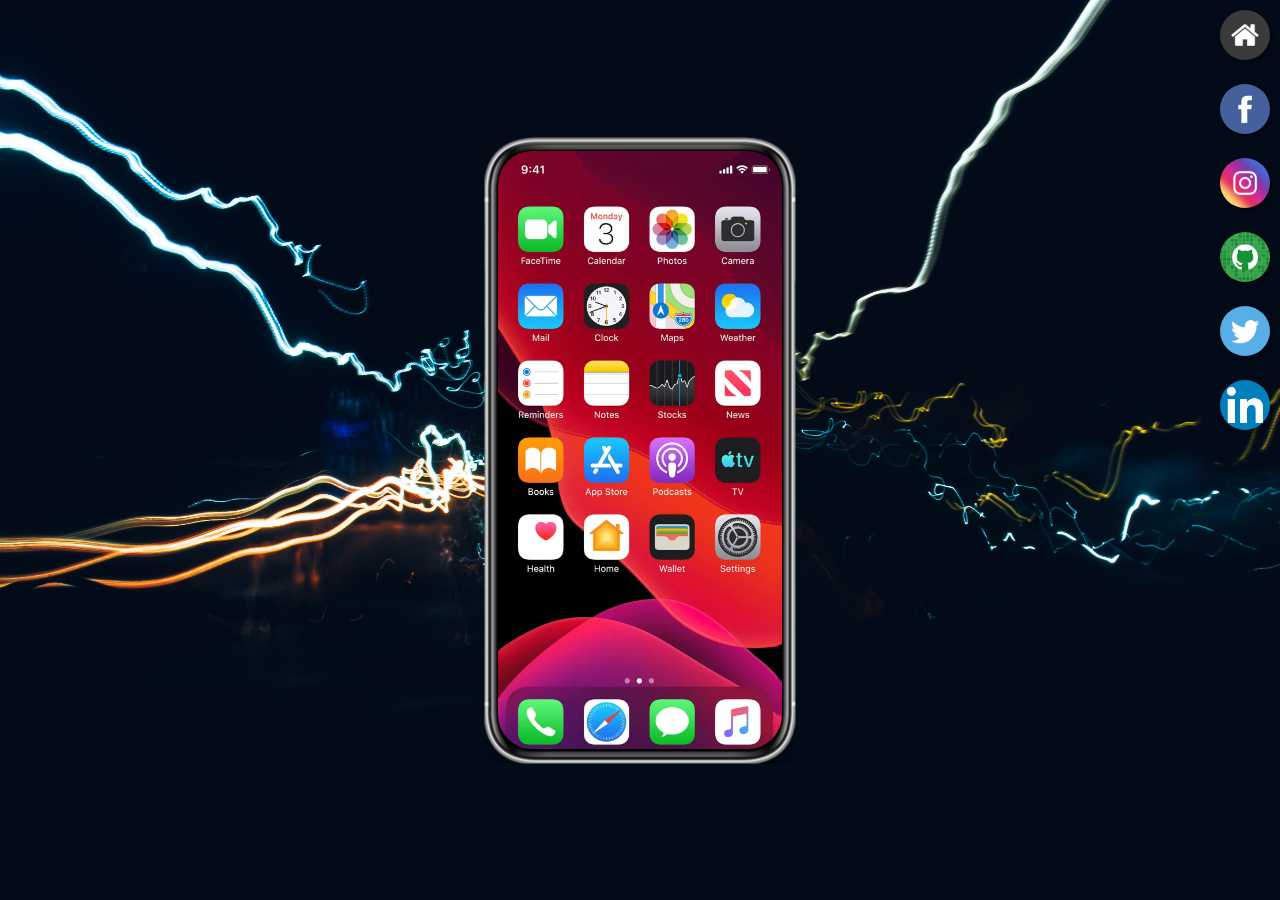
<file: index.html>
<!DOCTYPE html>
<html lang="pt-br">
<head>
    <meta charset="UTF-8">
    <meta http-equiv="X-UA-Compatible" content="IE=edge">
    <meta name="viewport" content="width=device-width, initial-scale=1.0">
    <link rel="stylesheet" href="estilos/style.css">
    <title>Redes Sociais</title>
    
</head>
<body>
    <main>
        <section id="telefone">
                <img src="imagens/iphonexr.png" class="celular" alt="XR">
                <iframe src="home.html" name="tela" id="tela" frameborder="0">
                    Navegador não é compatível com isso.
                </iframe>
        </section>
        <section id="redes-sociais">
            <a href="home.html" target="tela"><img src="imagens/logo-home.jpg" alt="Home"></a><br>
            <a href="facebook.html" target="tela"><img src="imagens/logo-facebook.jpg" alt="Facebook"></a><br>
            <a href="instagram.html" target="tela"><img src="imagens/logo-instagram.jpg" alt="Instagram"></a><br>
            <a href="github.html" target="tela"><img src="imagens/logo-github.jpg" alt="Github"></a><br>
            <a href="twitter.html" target="tela"><img src="imagens/logo-twitter.jpg" alt="Twitter"></a><br>
            <a href="linkedln.html" target="tela"><img src="imagens/LinkedIn.png" alt="LinkedIn"></a><br>
        </section>
    </main>
</body>
</html>
</file>
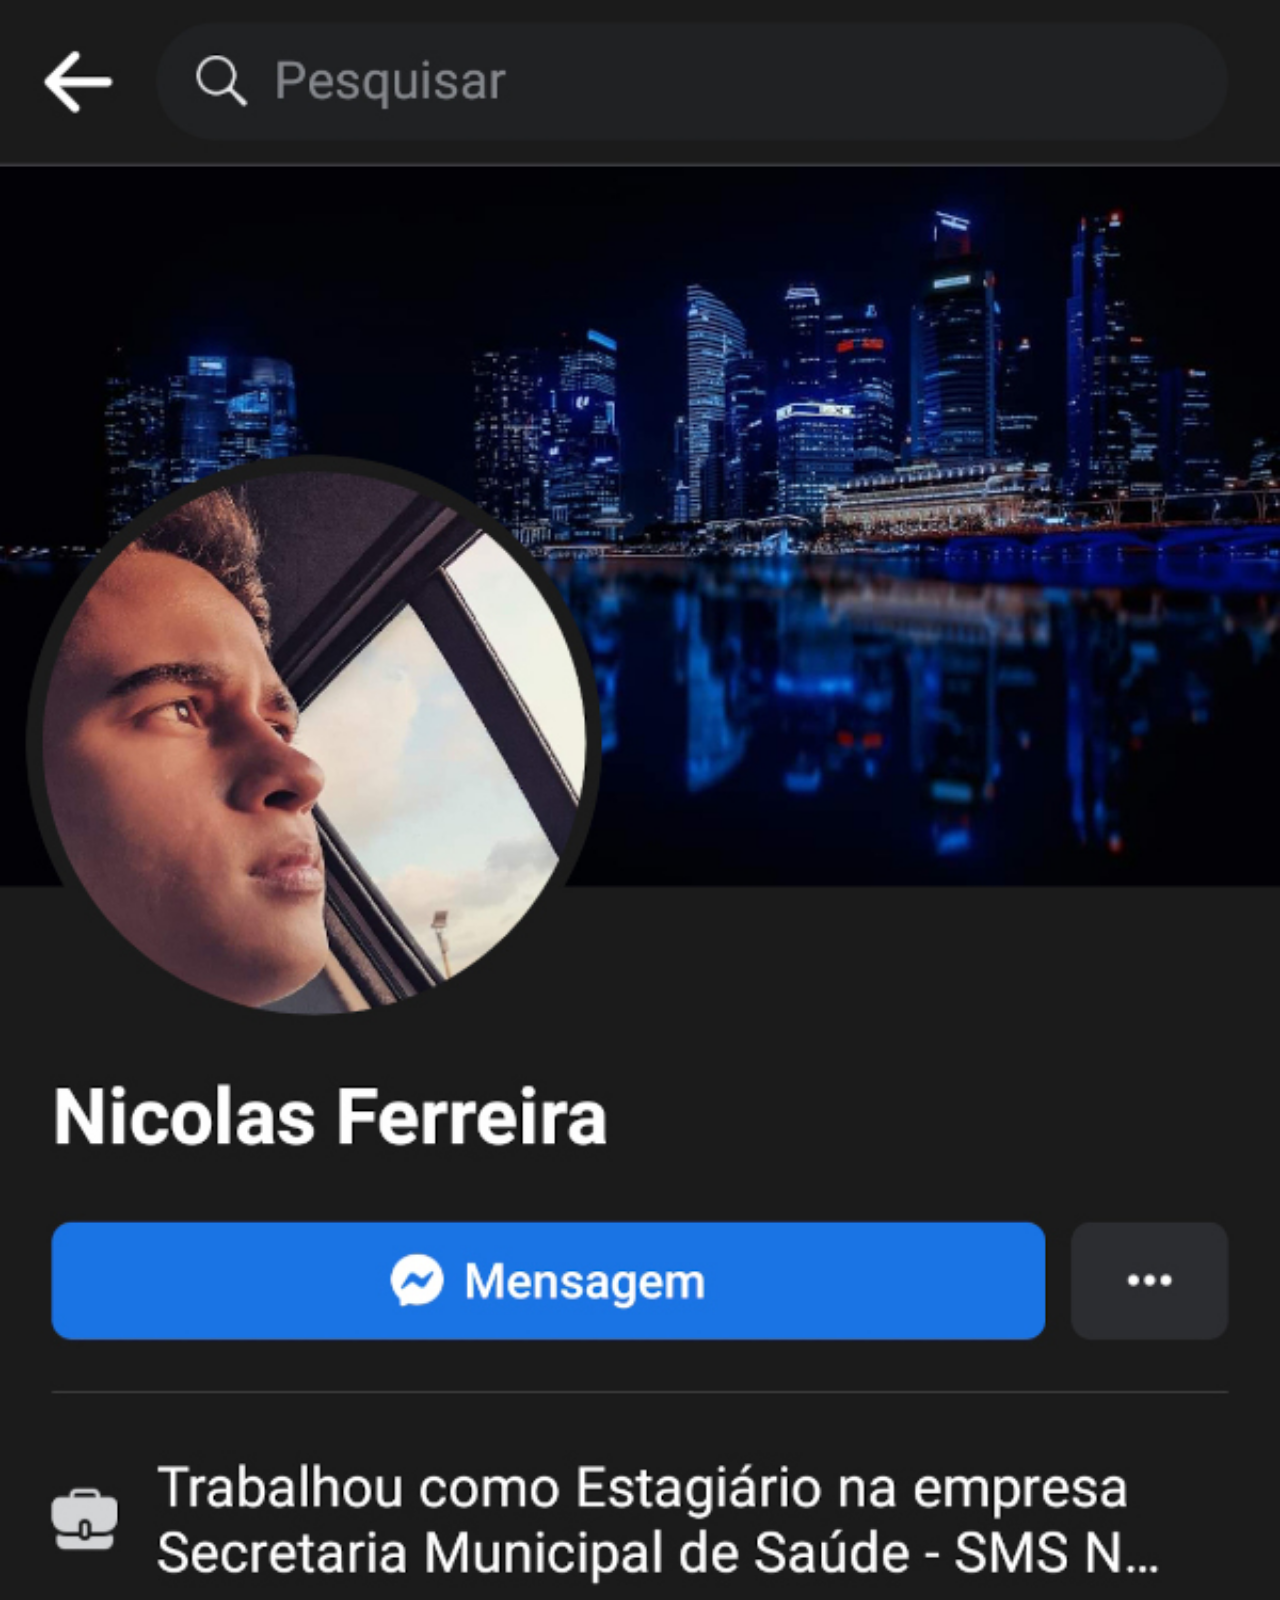
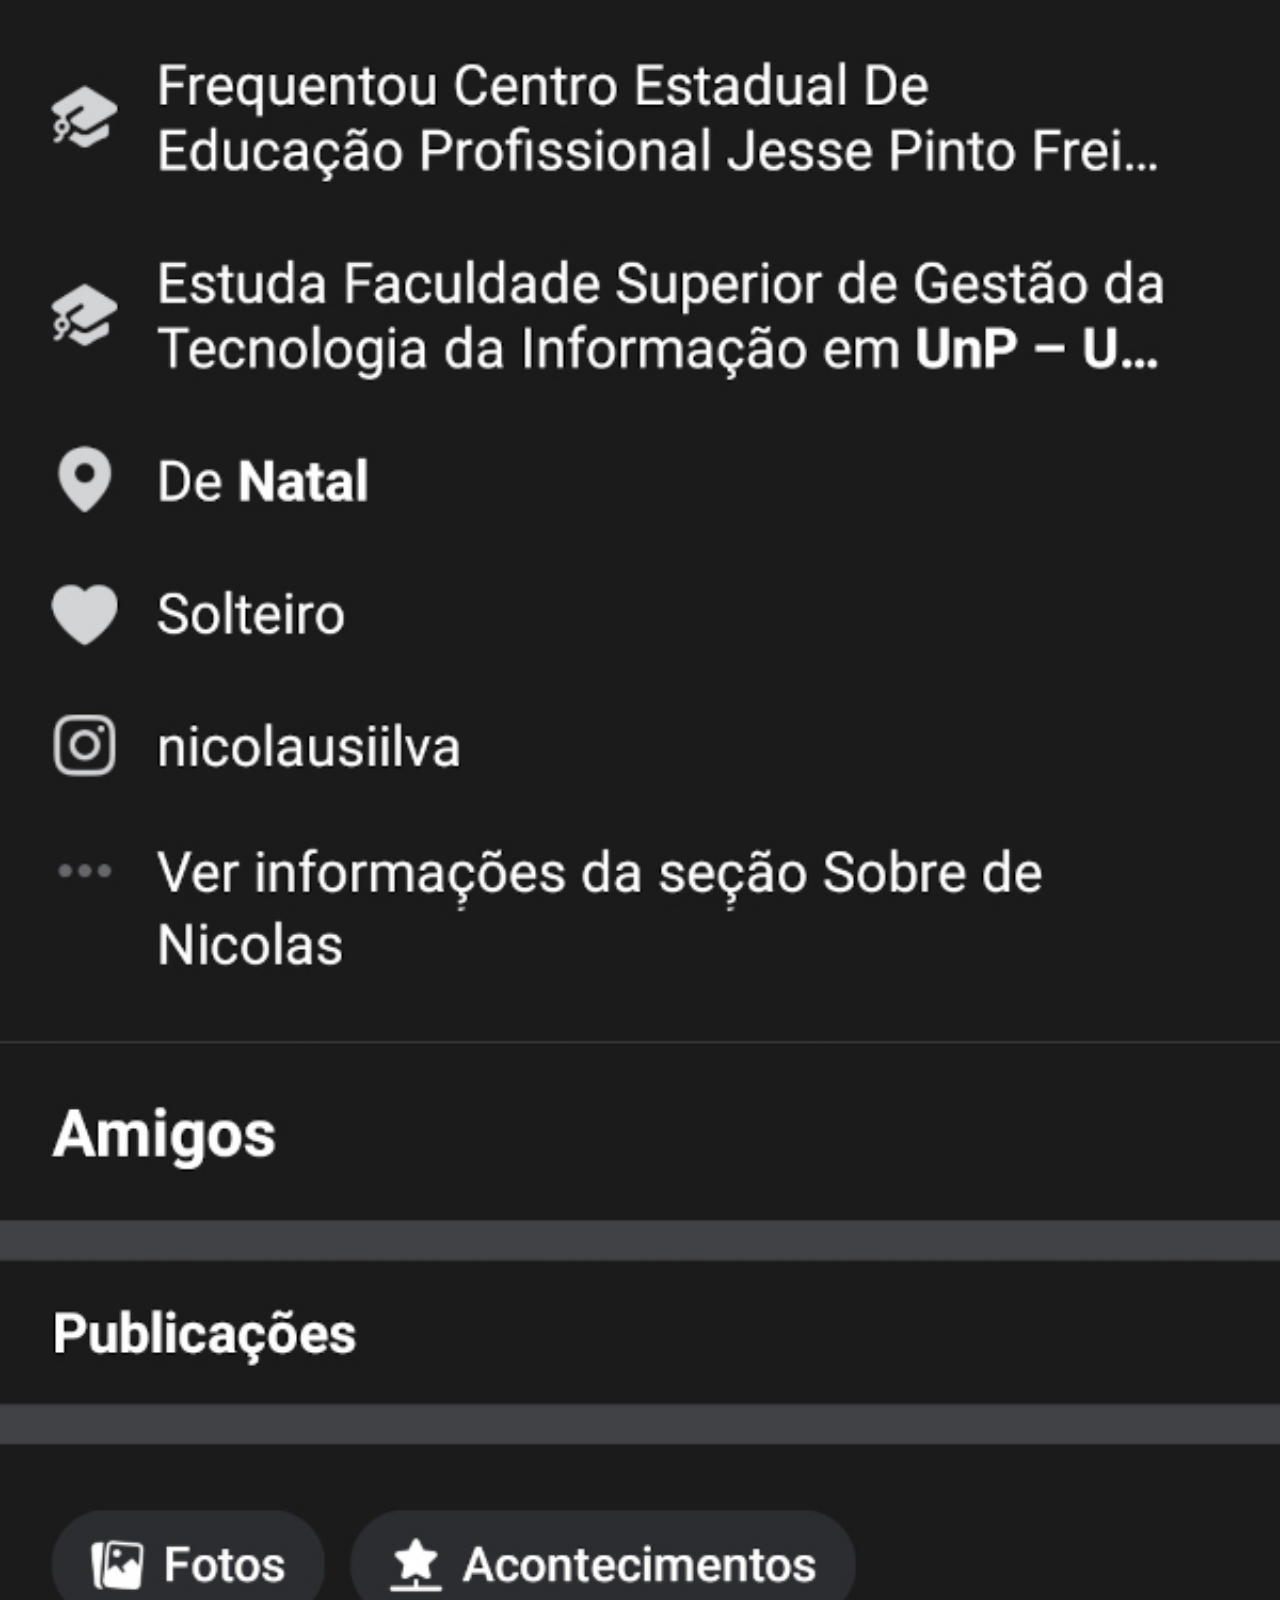
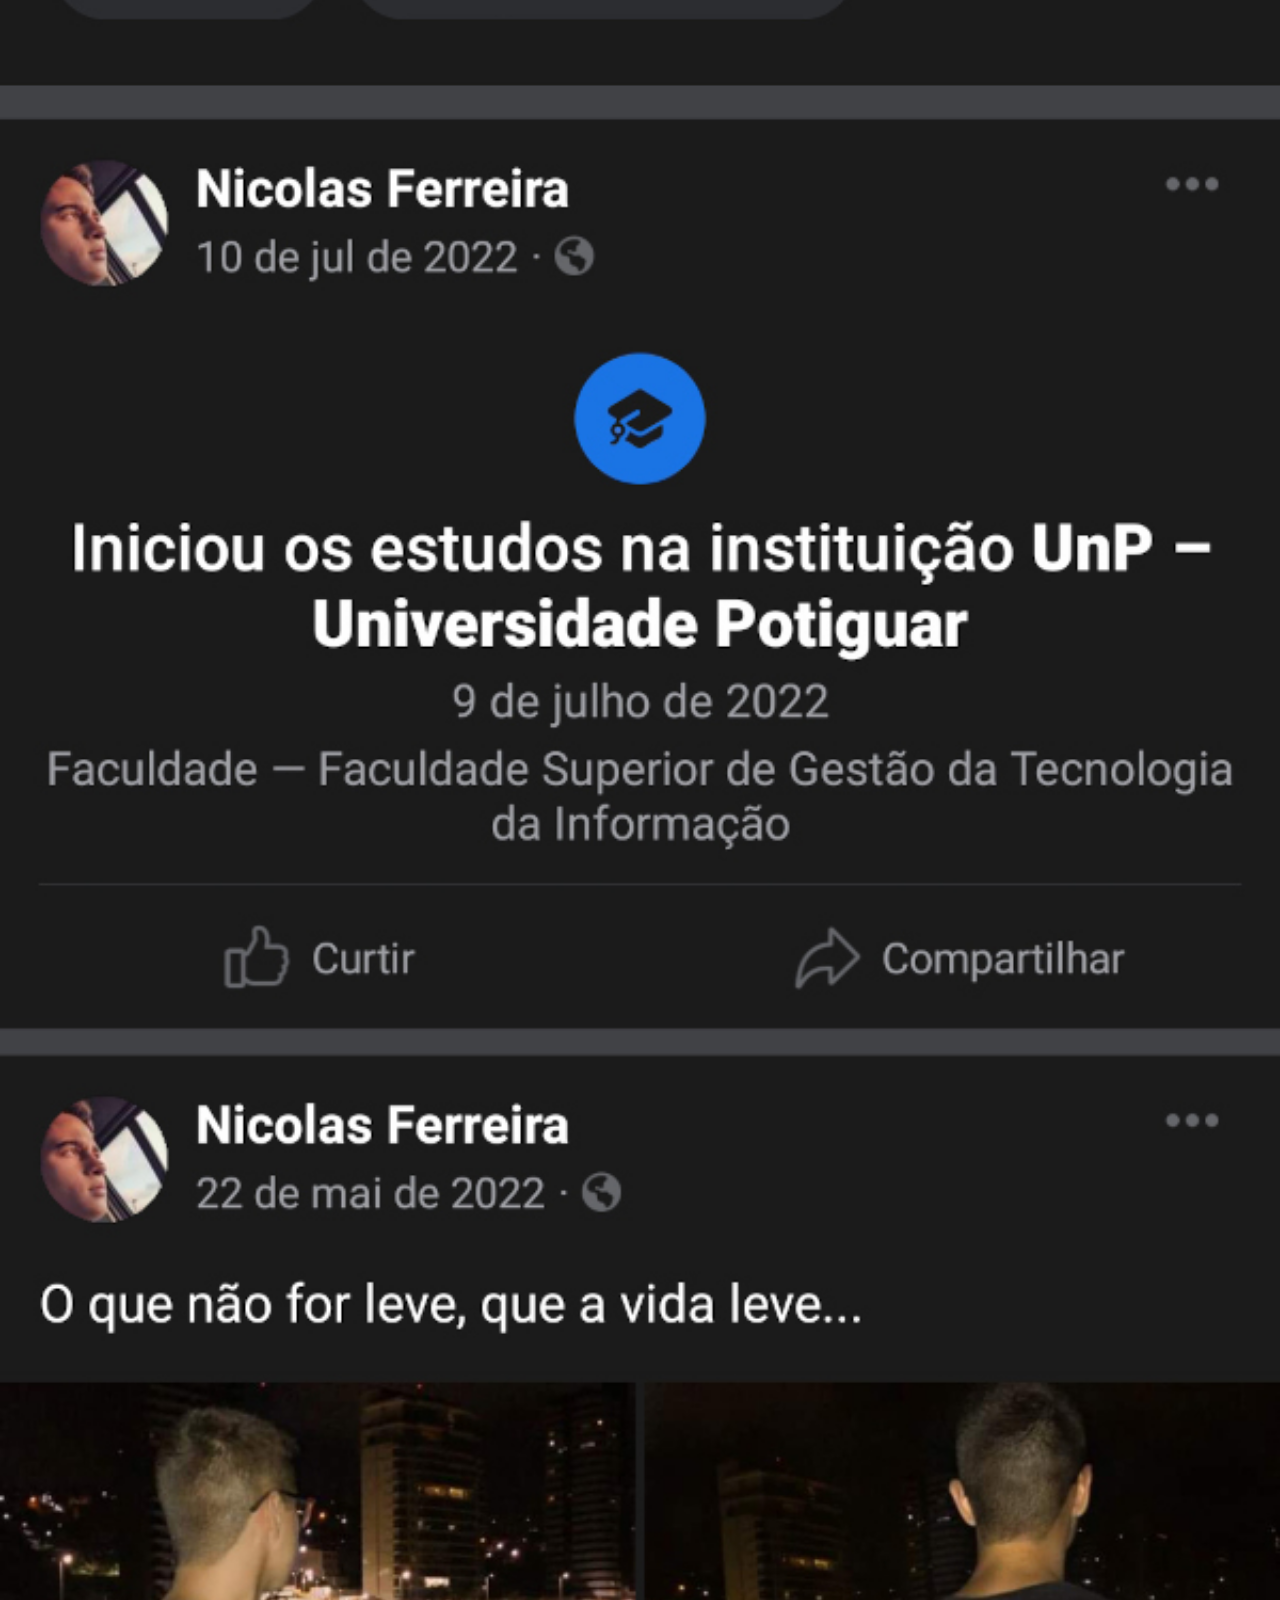
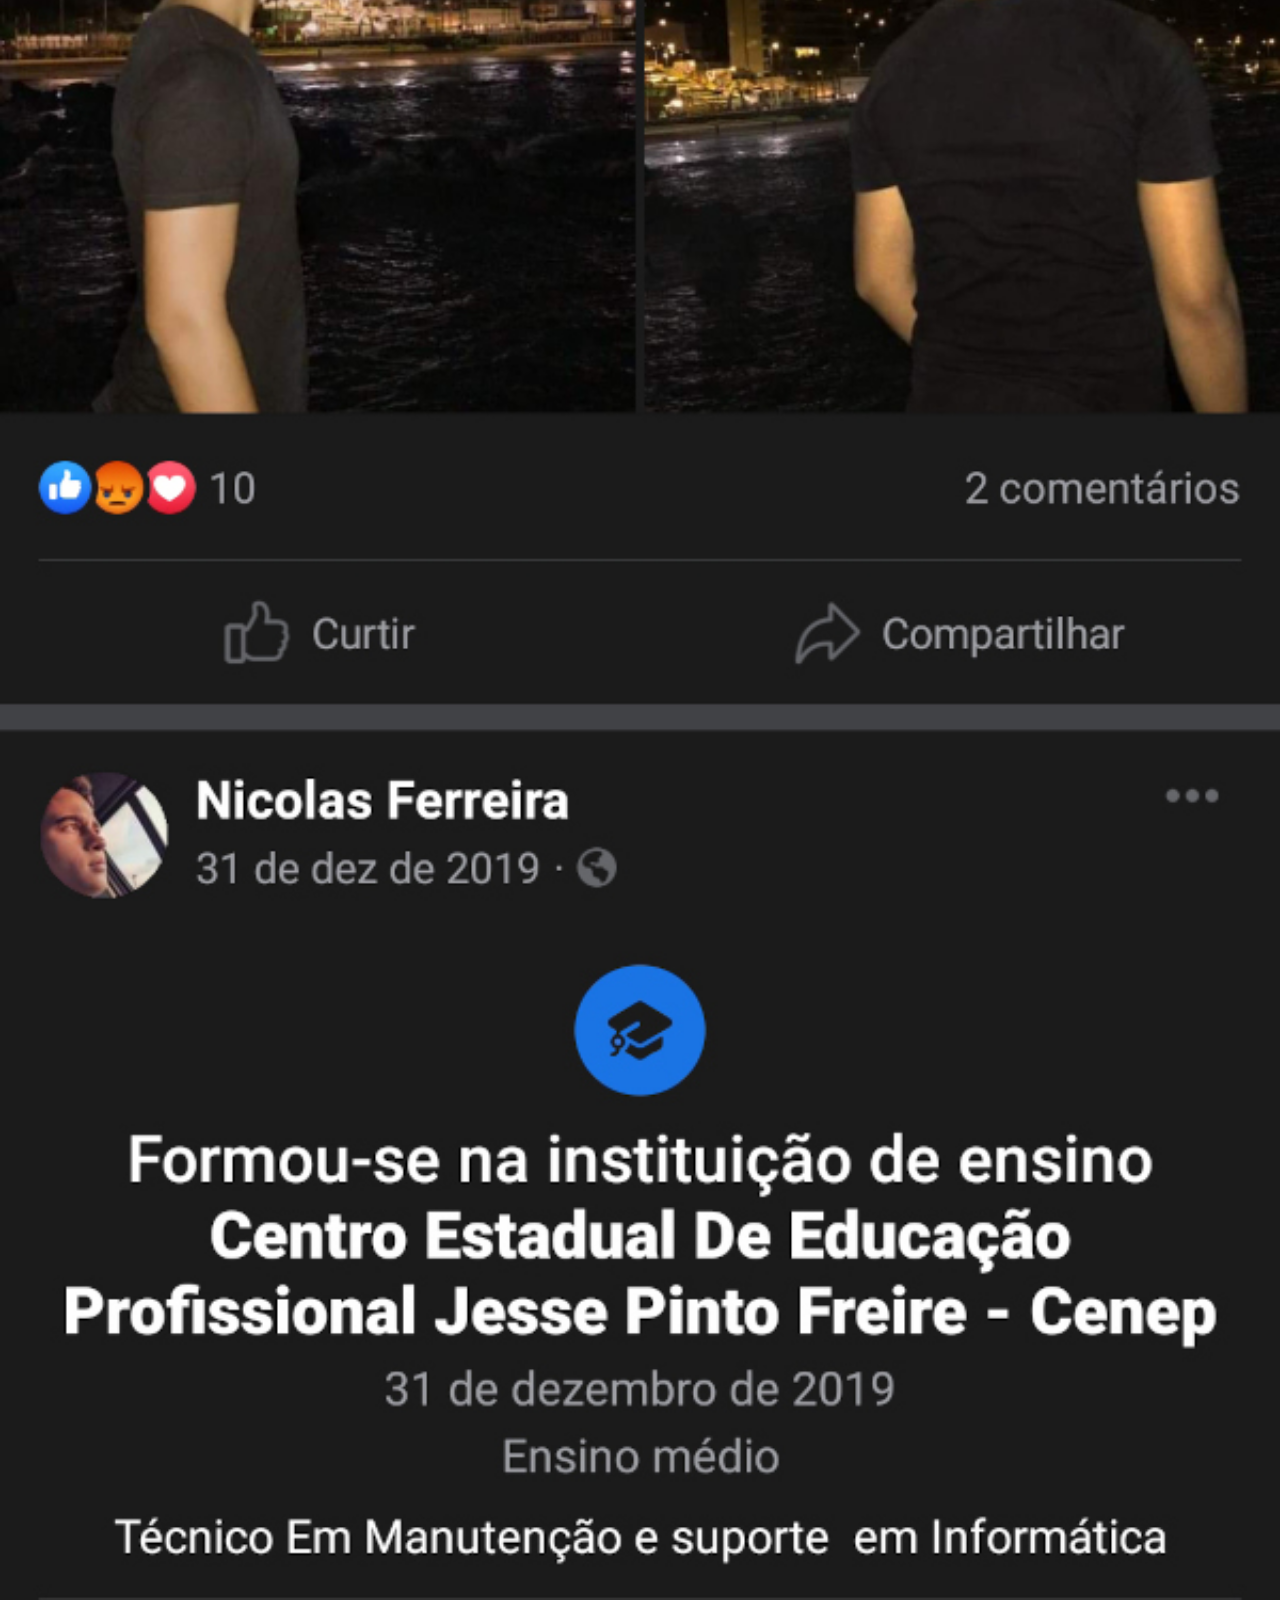
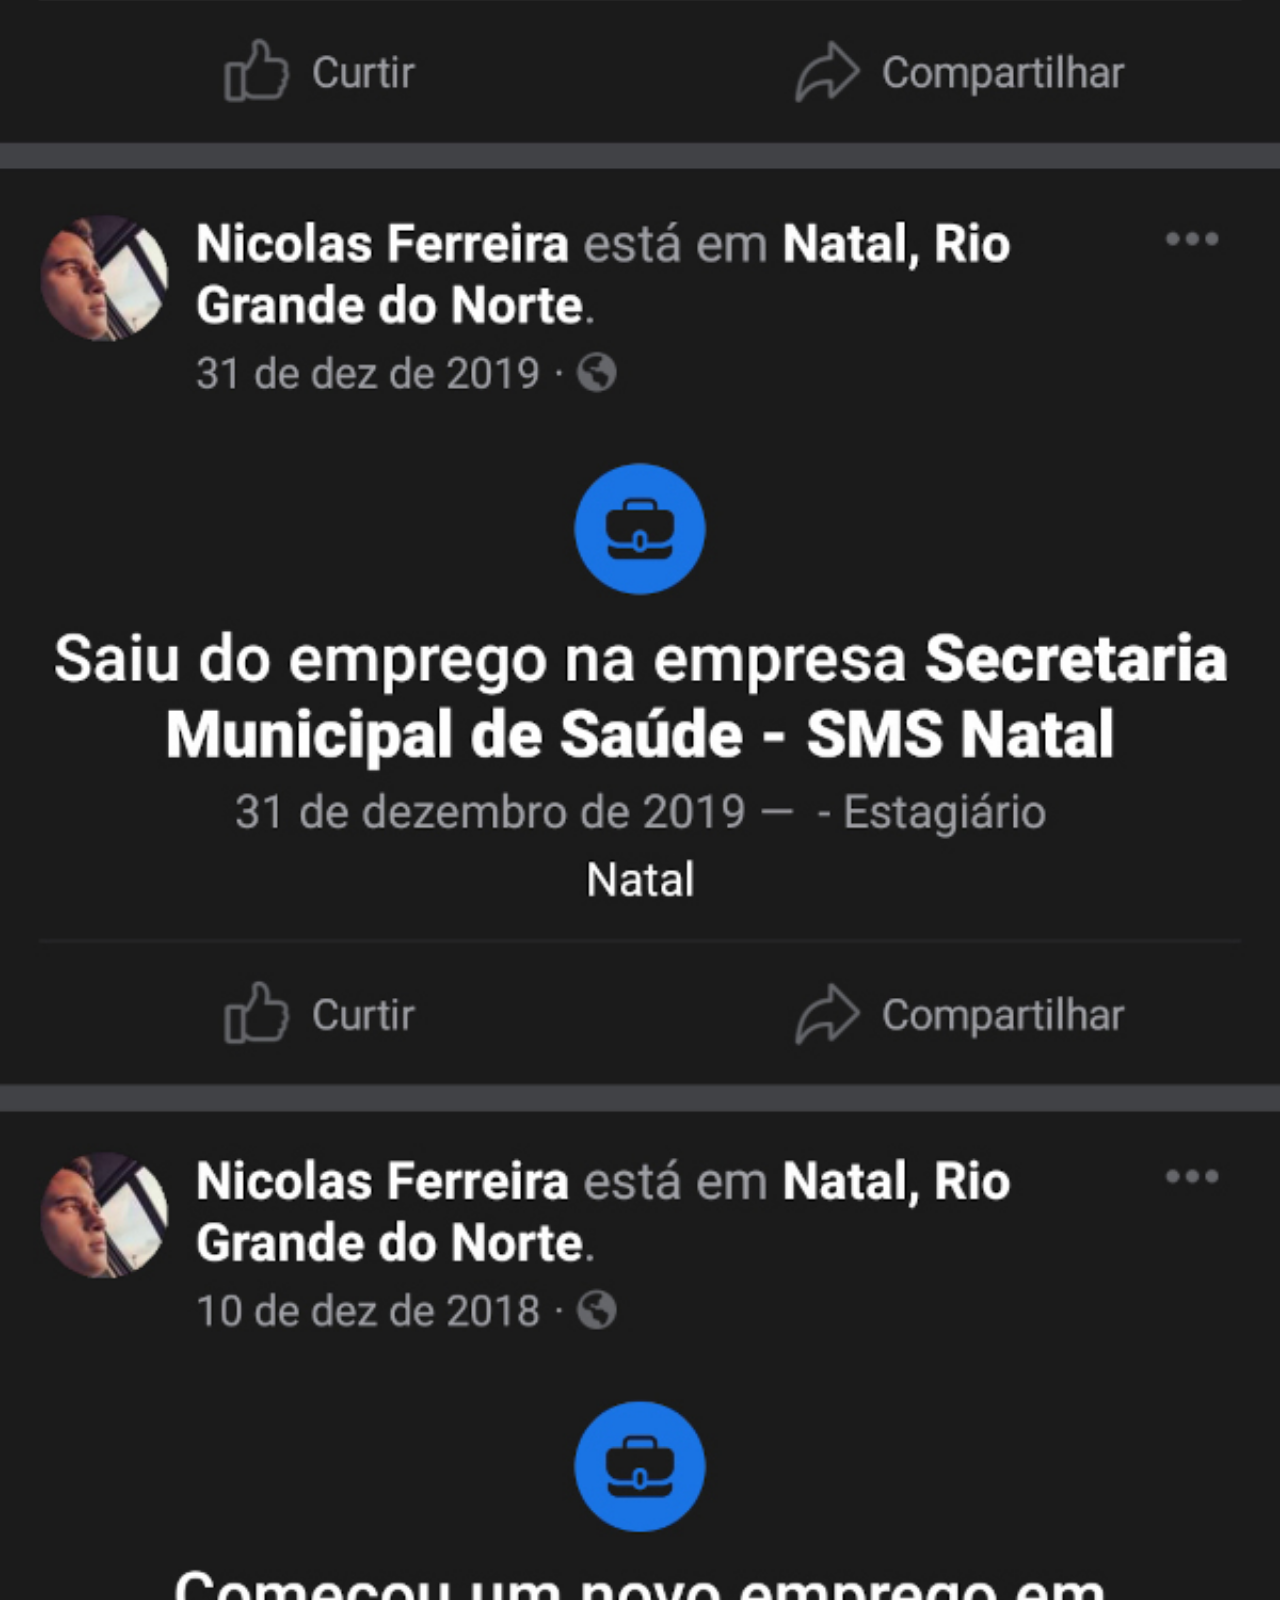
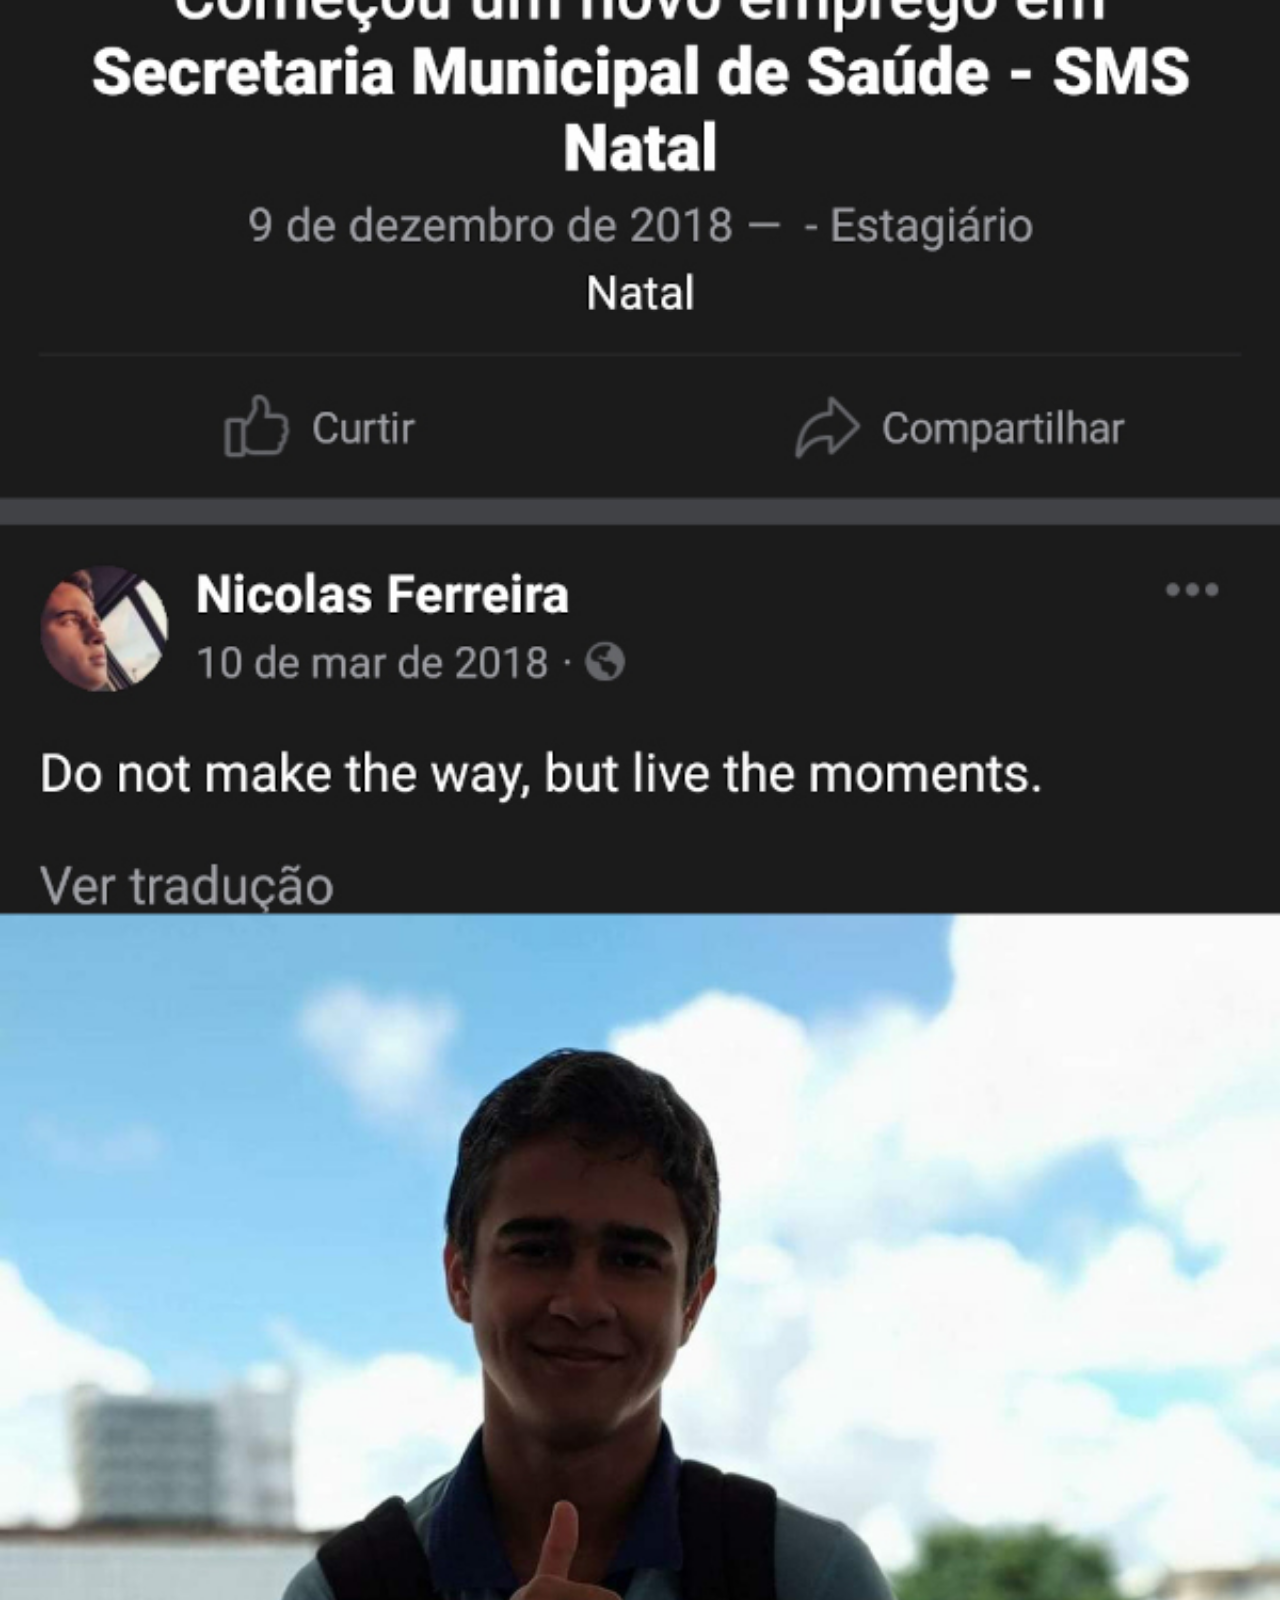
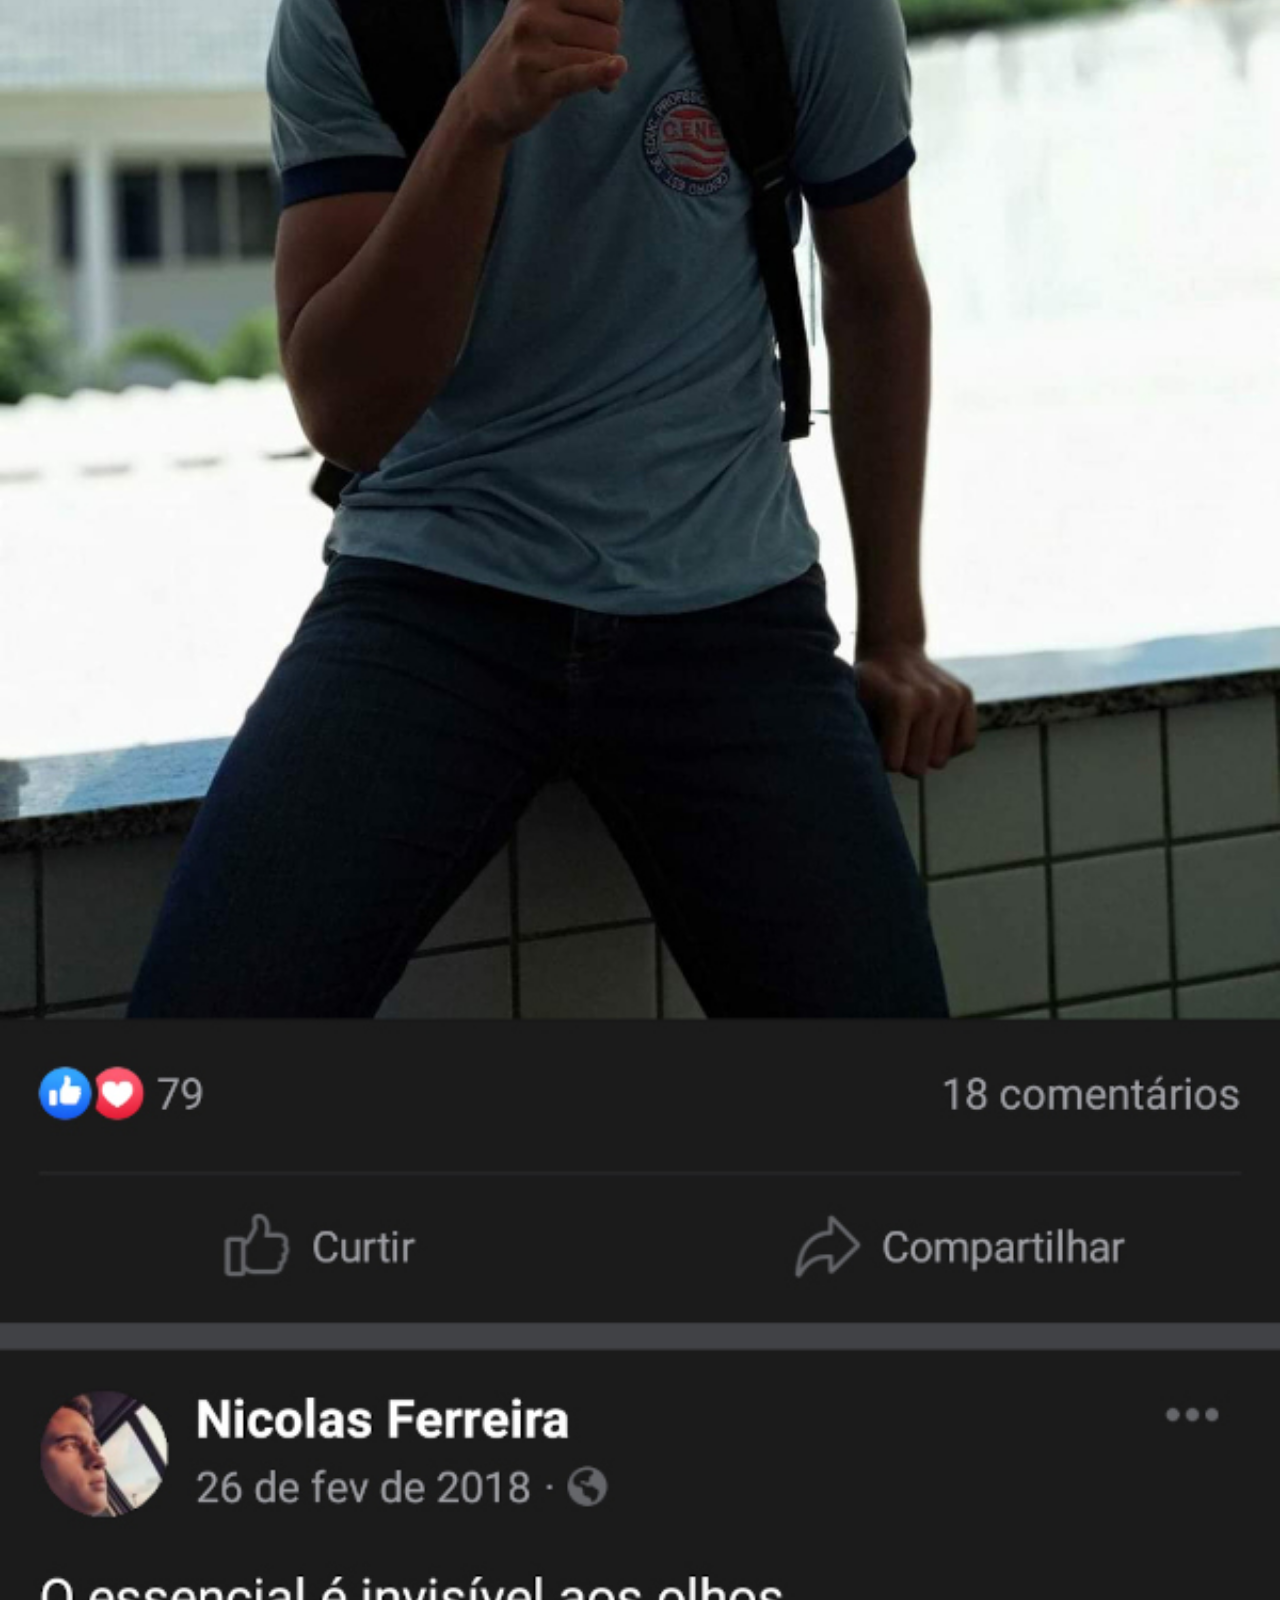
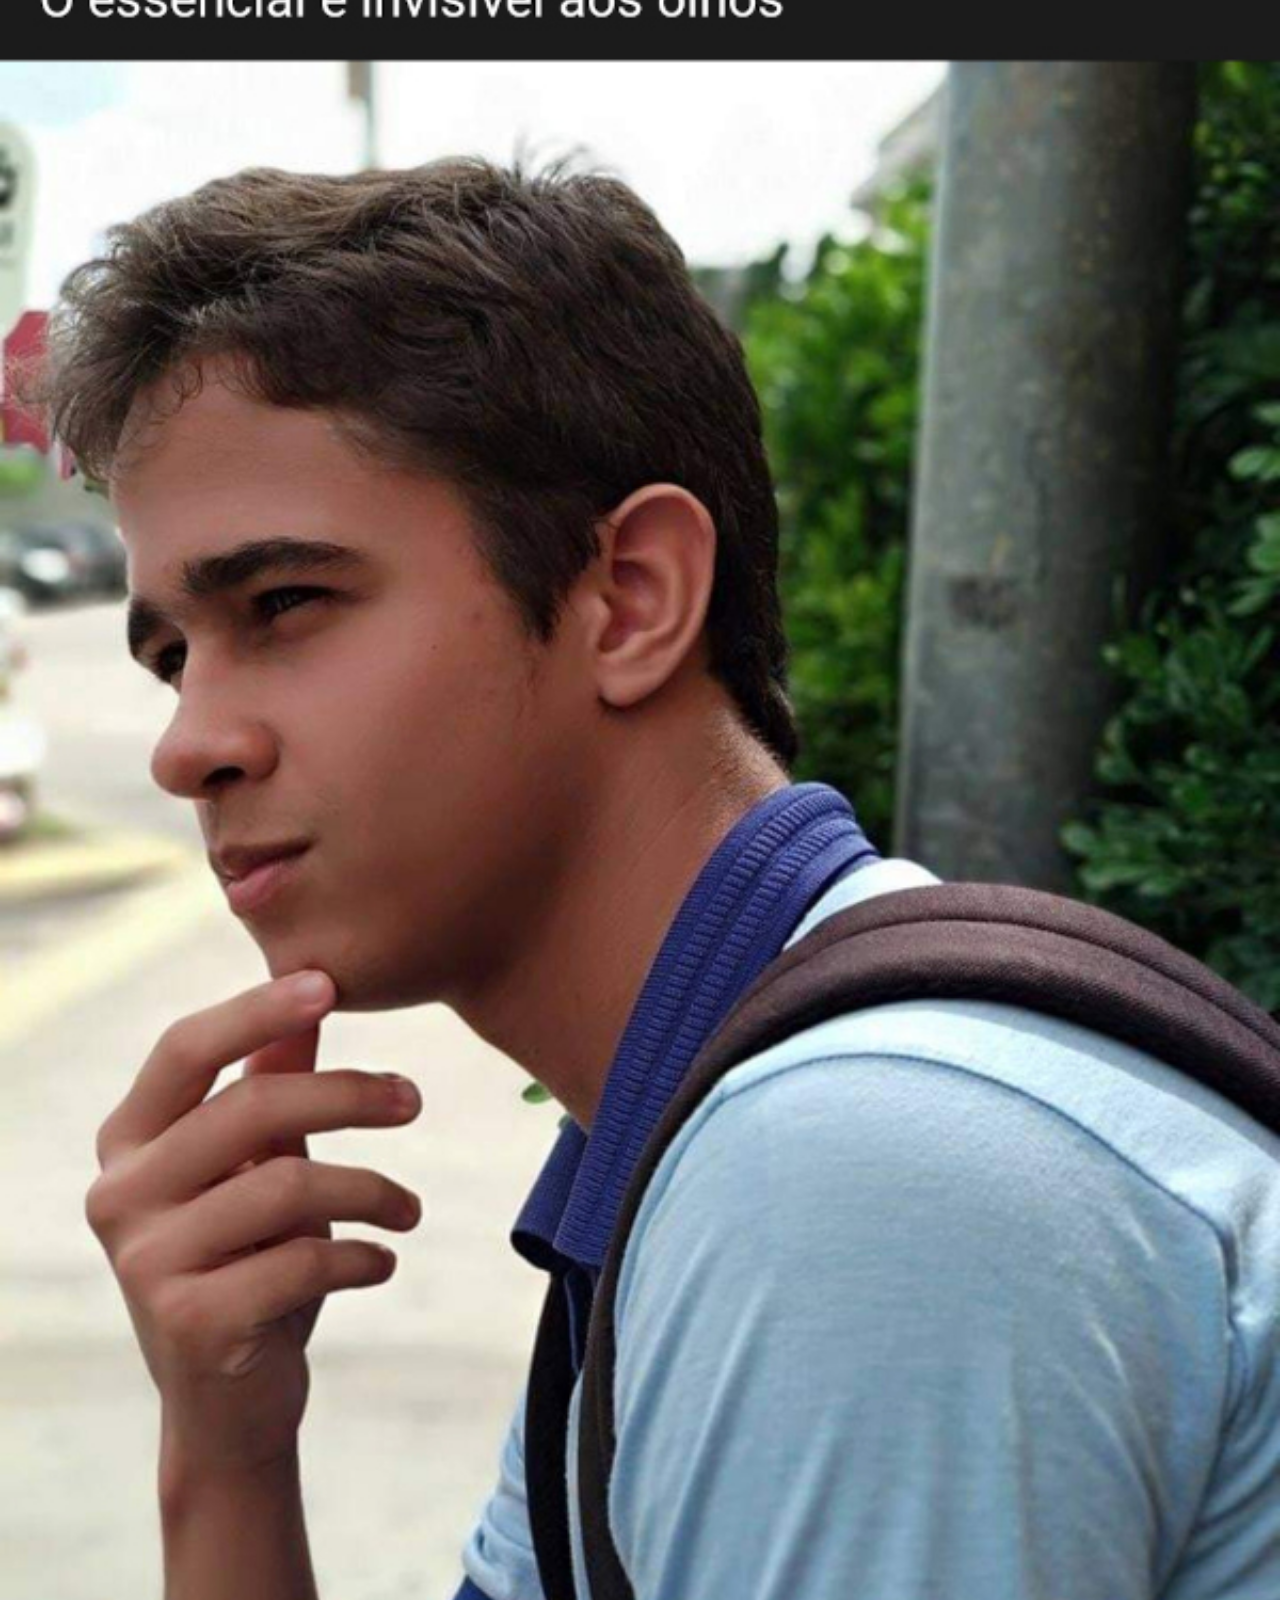
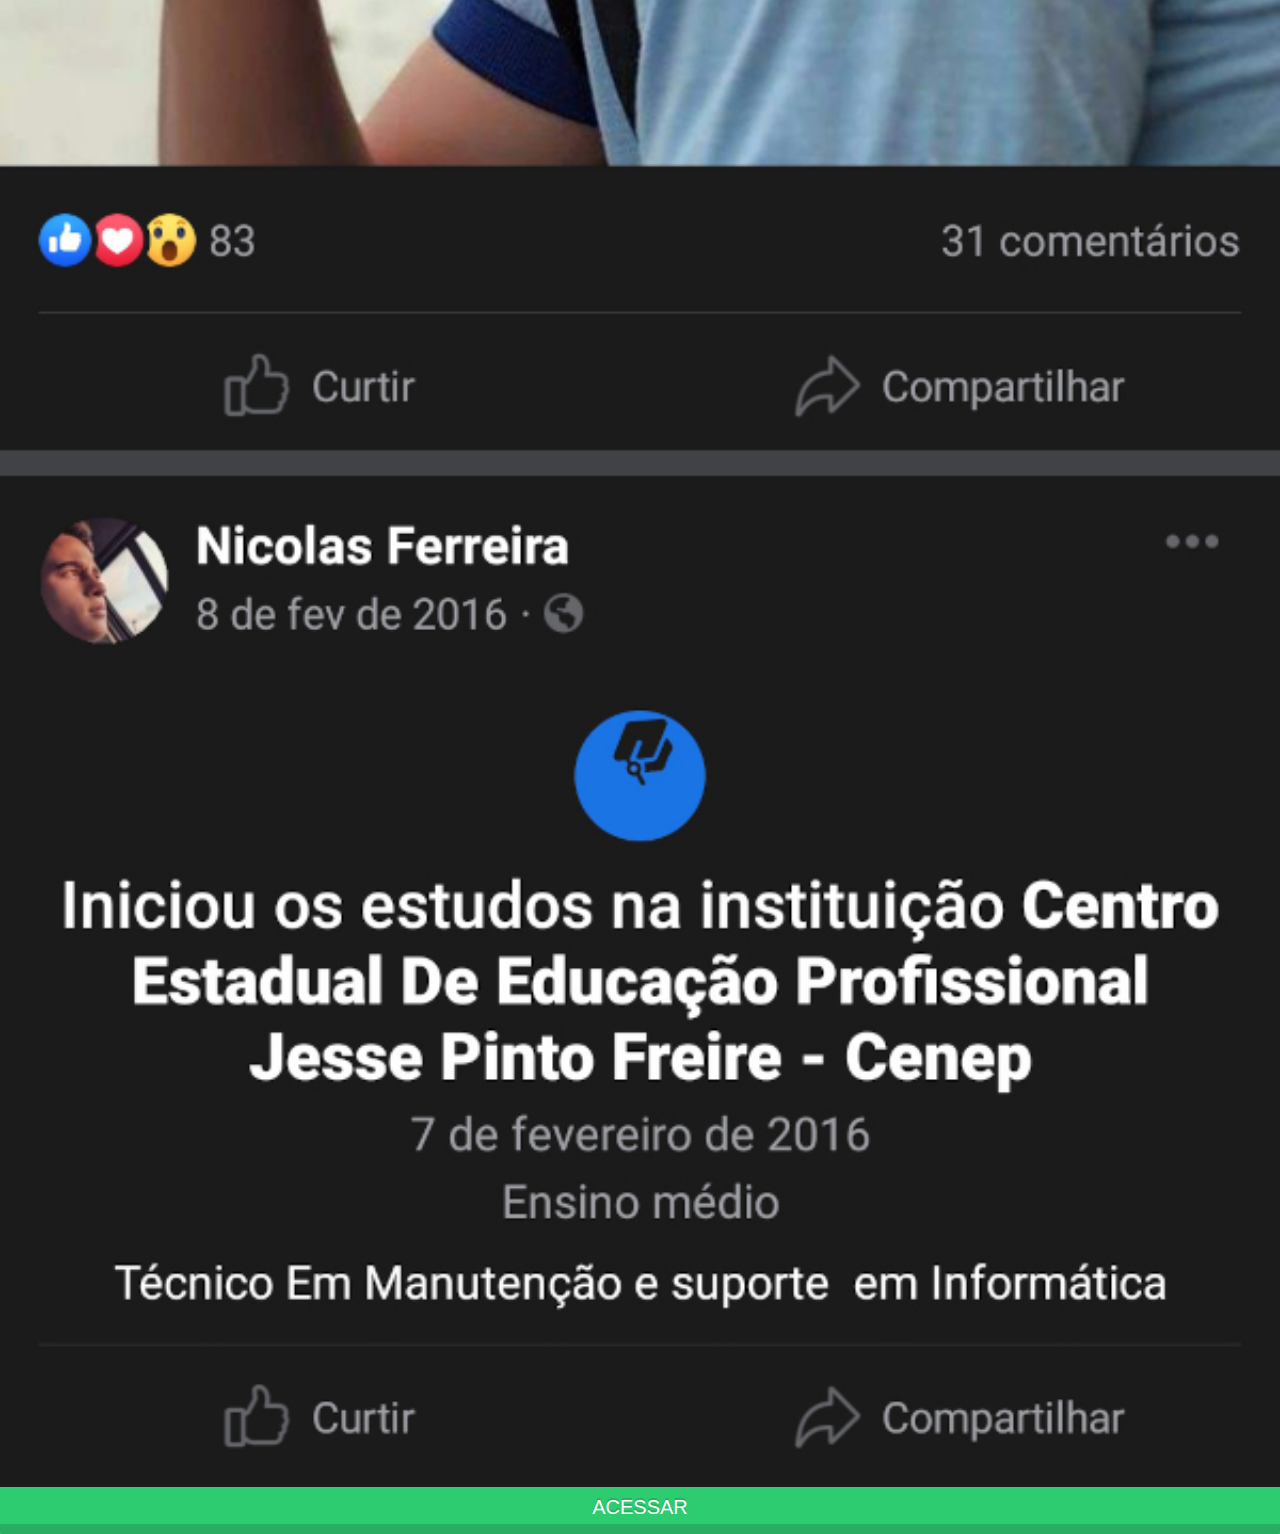
<file: facebook.html>
<!DOCTYPE html>
<html lang="pt-br">
<head>
    <meta charset="UTF-8">
    <meta http-equiv="X-UA-Compatible" content="IE=edge">
    <meta name="viewport" content="width=device-width, initial-scale=1.0">
    <title>Facebook</title>
    <link rel="stylesheet" href="estilos/sociais.css">
</head>
<body>
    <img src="imagens/tela-facebook.jpg" alt="Facebook">
    <footer>
        <a class="btn" target="_blank" href="https://www.facebook.com/nicolas.ferreira.9619934">ACESSAR</a>
    </footer>   
</body>
</html>
</file>
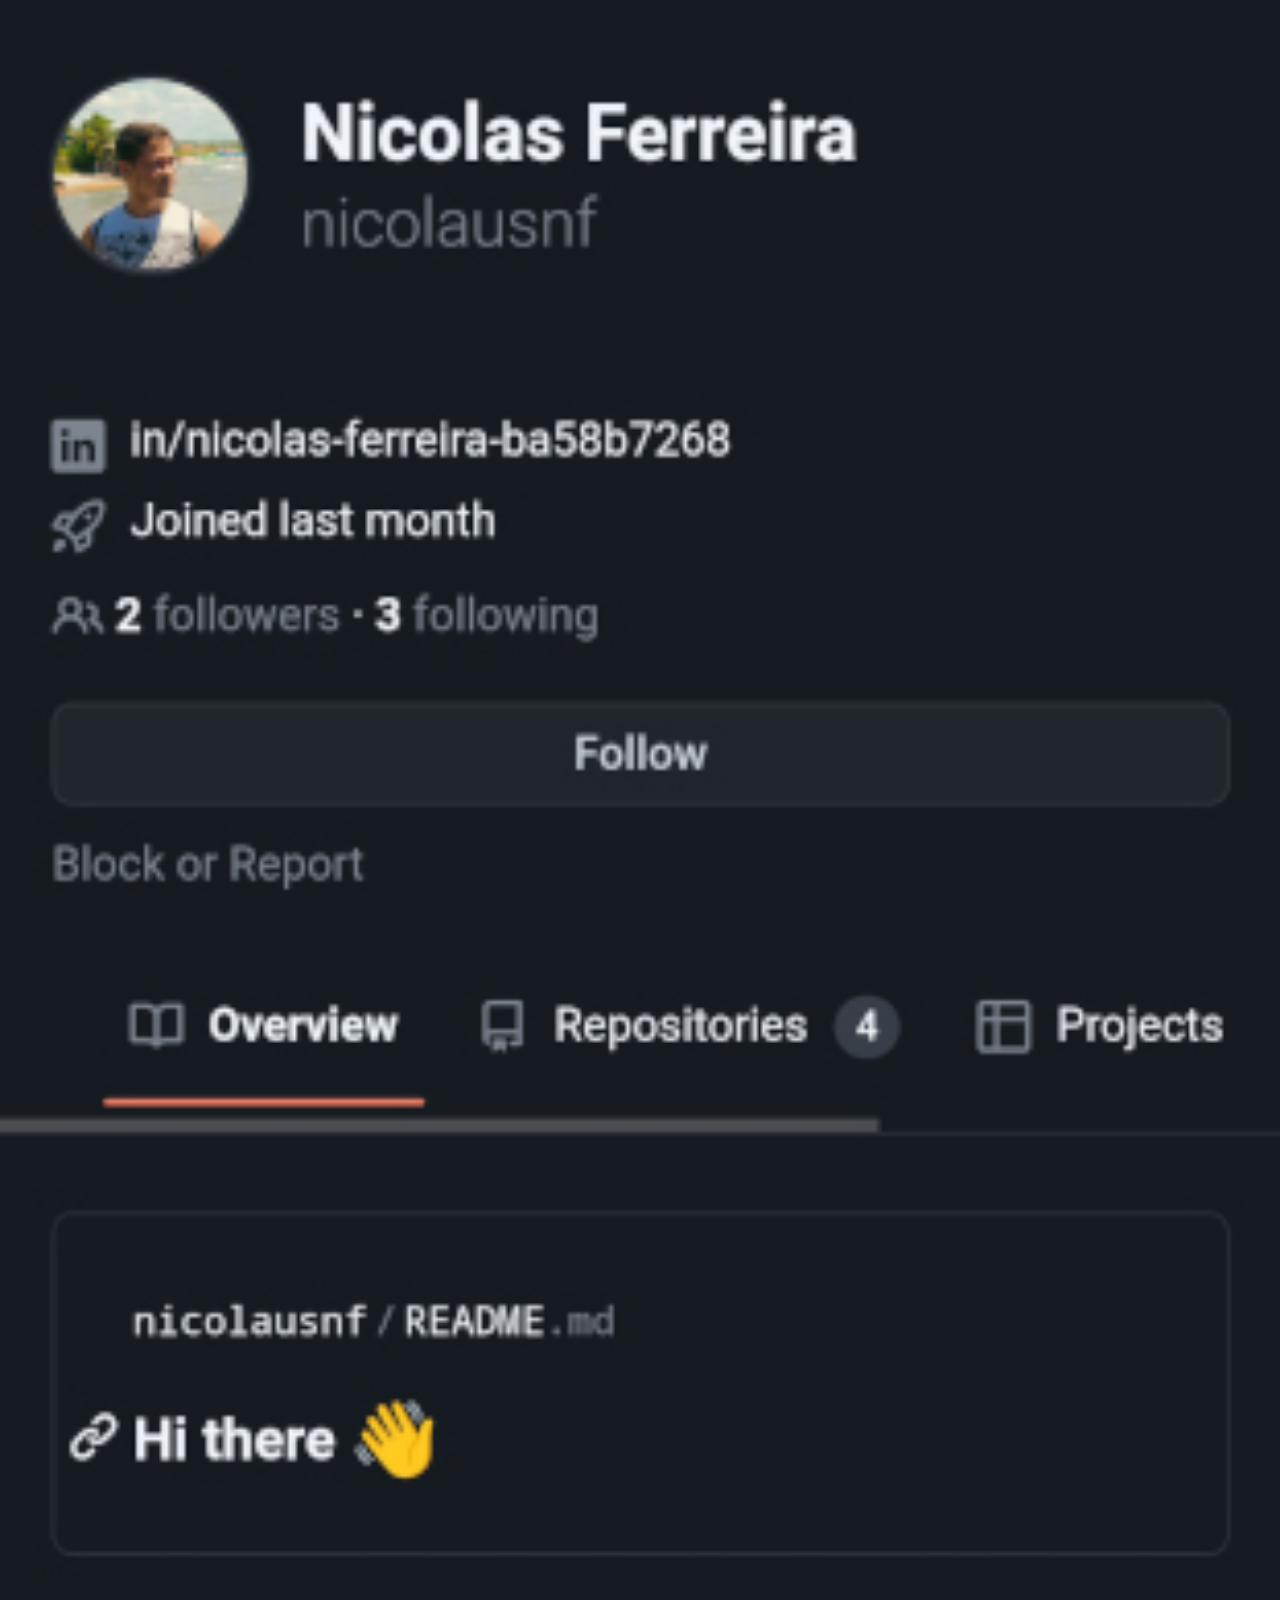
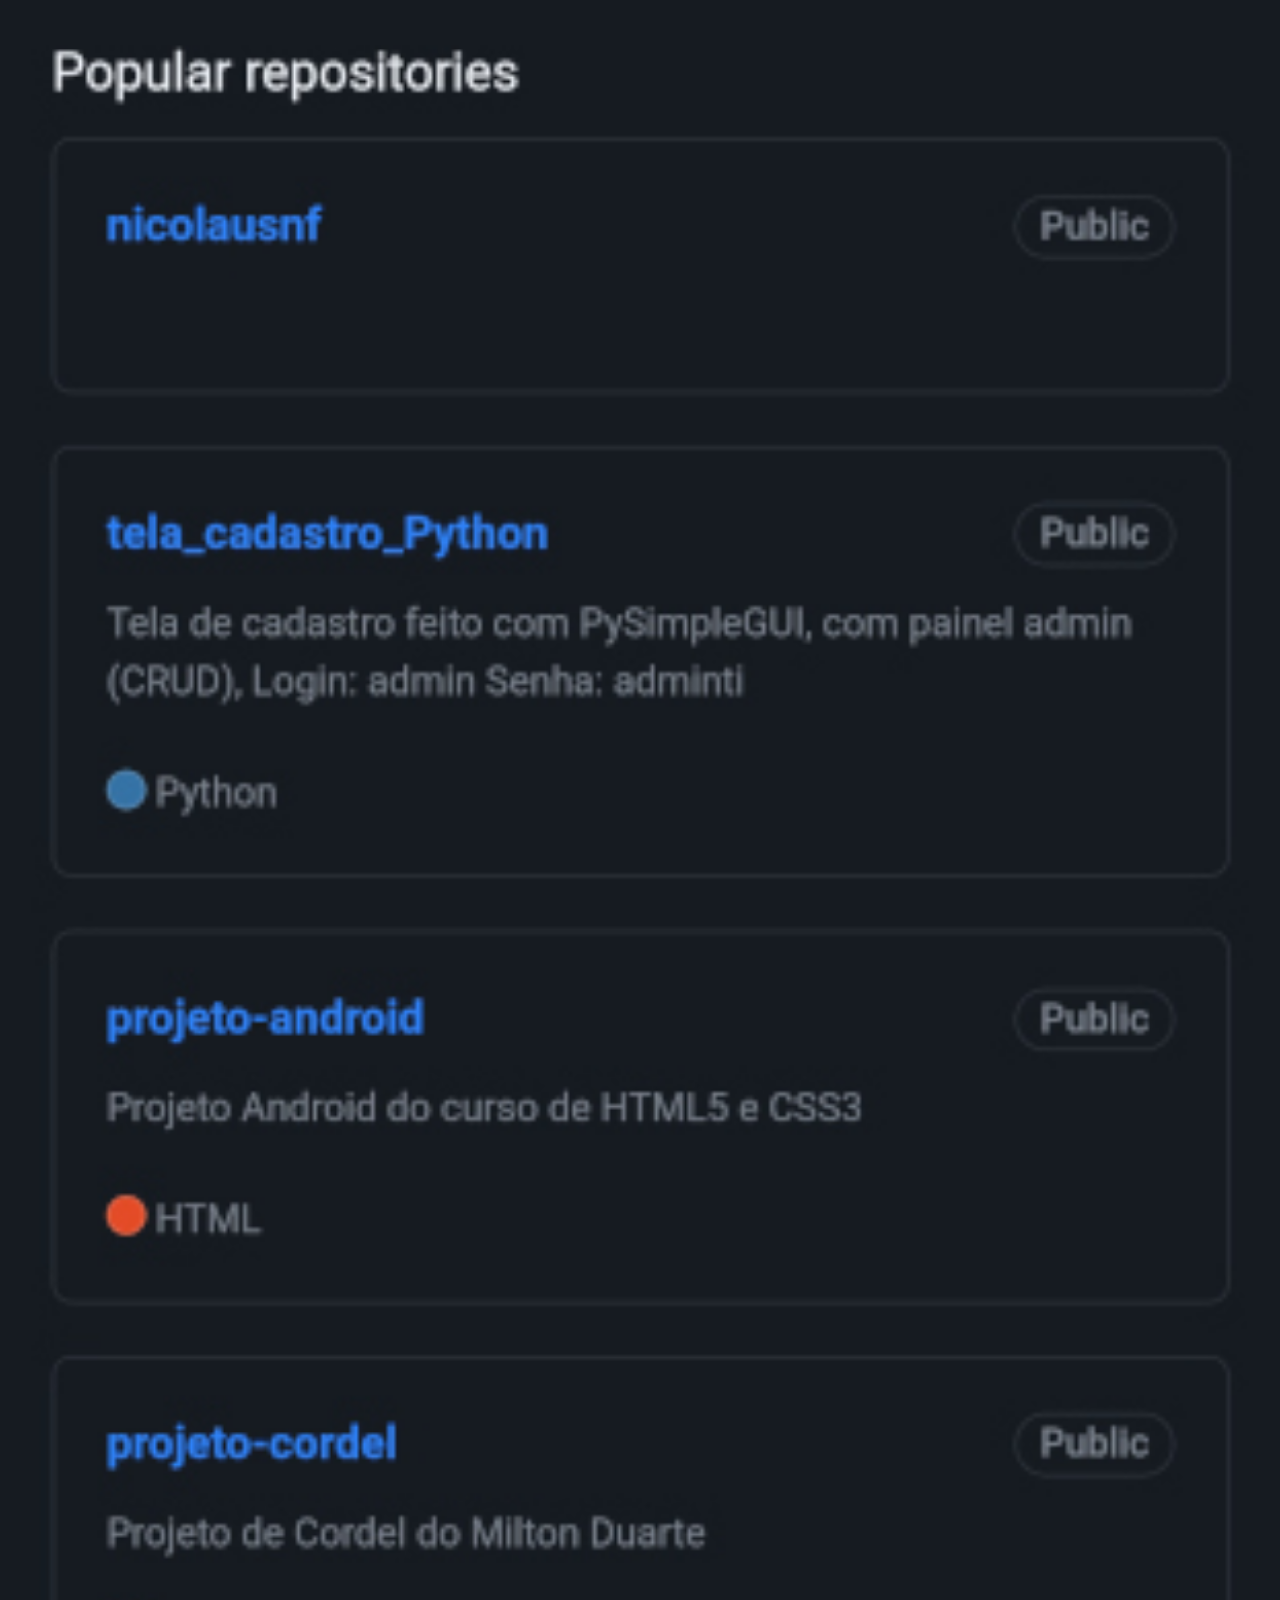
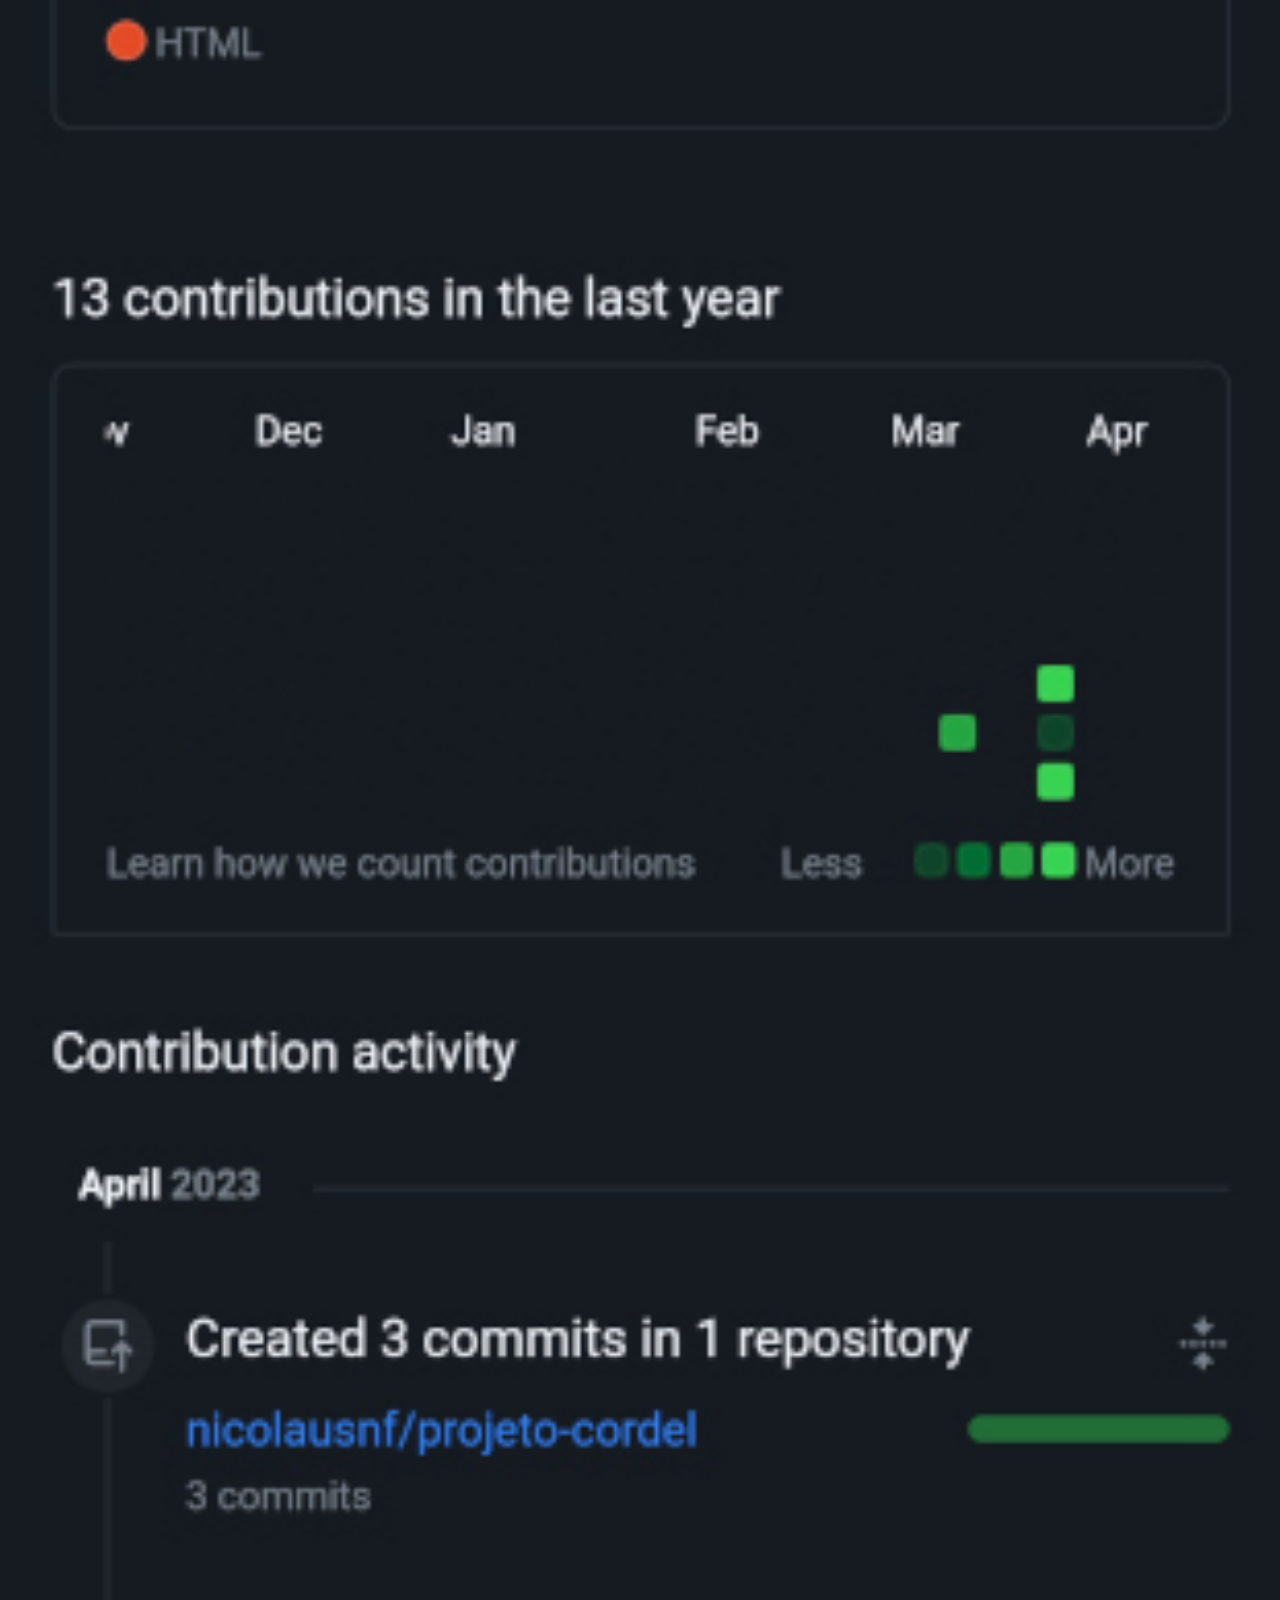
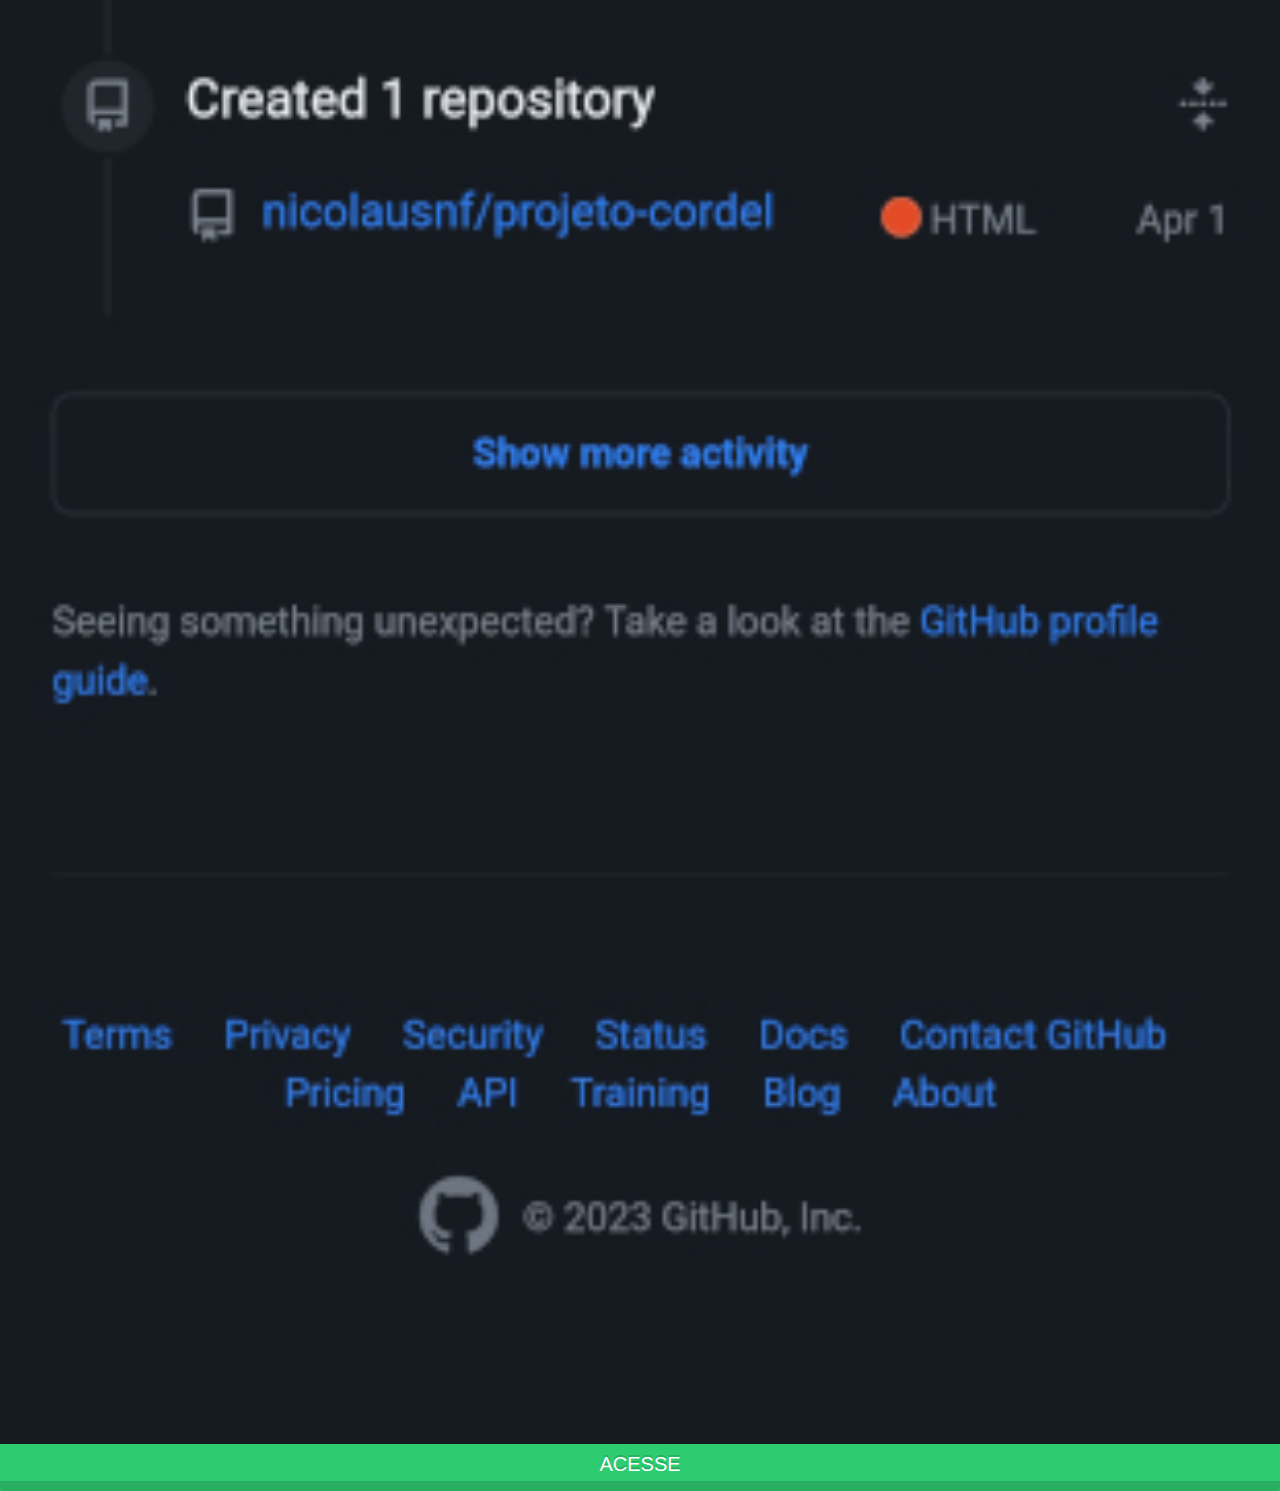
<file: github.html>
<!DOCTYPE html>
<html lang="pt-br">
<head>
    <meta charset="UTF-8">
    <meta http-equiv="X-UA-Compatible" content="IE=edge">
    <meta name="viewport" content="width=device-width, initial-scale=1.0">
    <link rel="stylesheet" href="estilos/sociais.css">
    <title>GitHub</title>
</head>
<body>
   <img src="imagens/tela-github.jpg" alt="GitHub"> 
</body>
<footer>
    <a class="btn" href="https://github.com/nicolausnf" target="_blank" rel="external">ACESSE</a>
</footer>
</html>
</file>
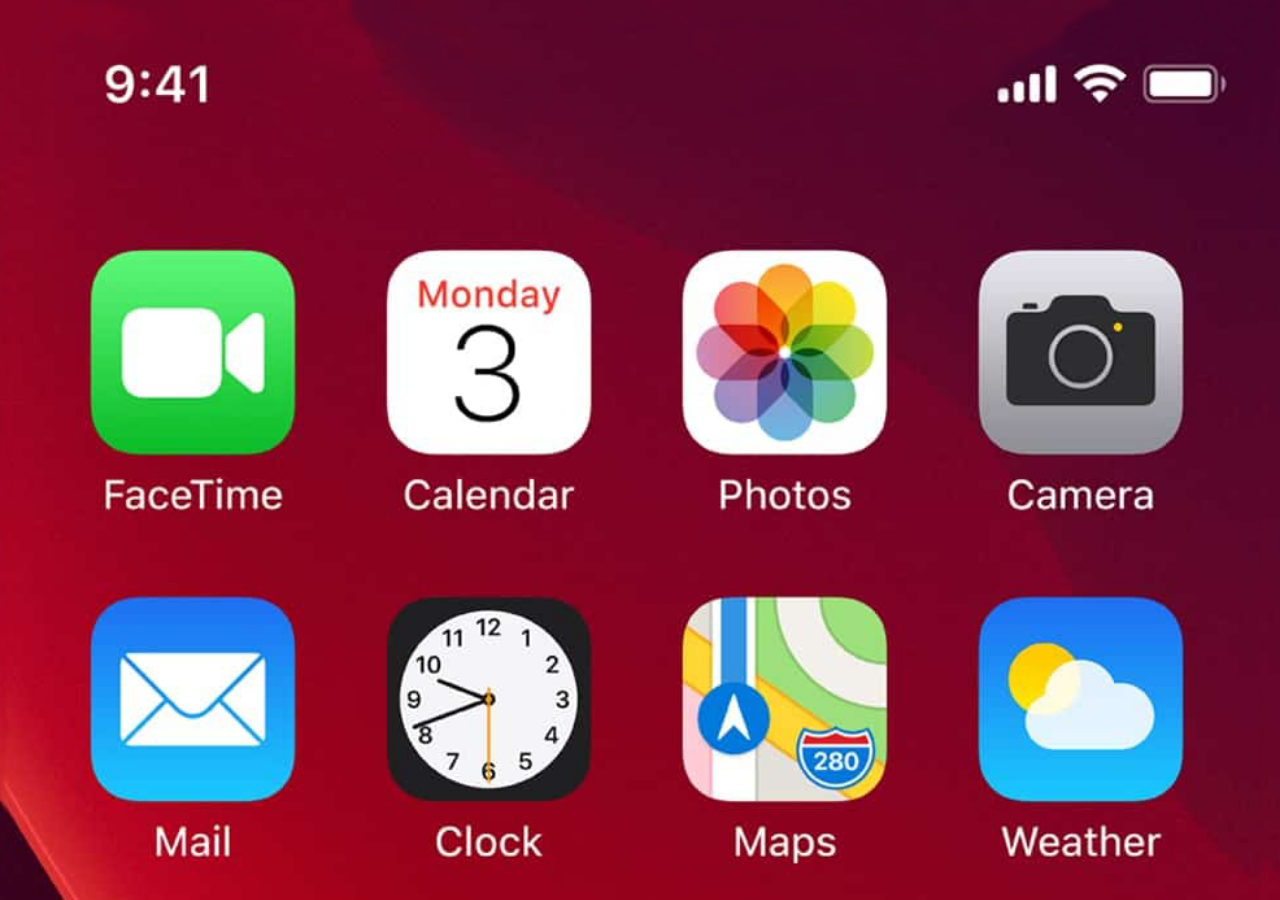
<file: home.html>
<!DOCTYPE html>
<html lang="pt-br">
<head>
    <meta charset="UTF-8">
    <meta http-equiv="X-UA-Compatible" content="IE=edge">
    <meta name="viewport" content="width=device-width, initial-scale=1.0">
    <title>Home</title>
    <style>
        *{
            margin: 0px;
            padding: 0px;
        }

        body{
            width: 100vw;
            height: 100vh;
            background: black url('imagens/home-iphone.png') no-repeat top center;
            background-size: cover;
        }
    </style>
</head>
<body>
    
</body>
</html>
</file>
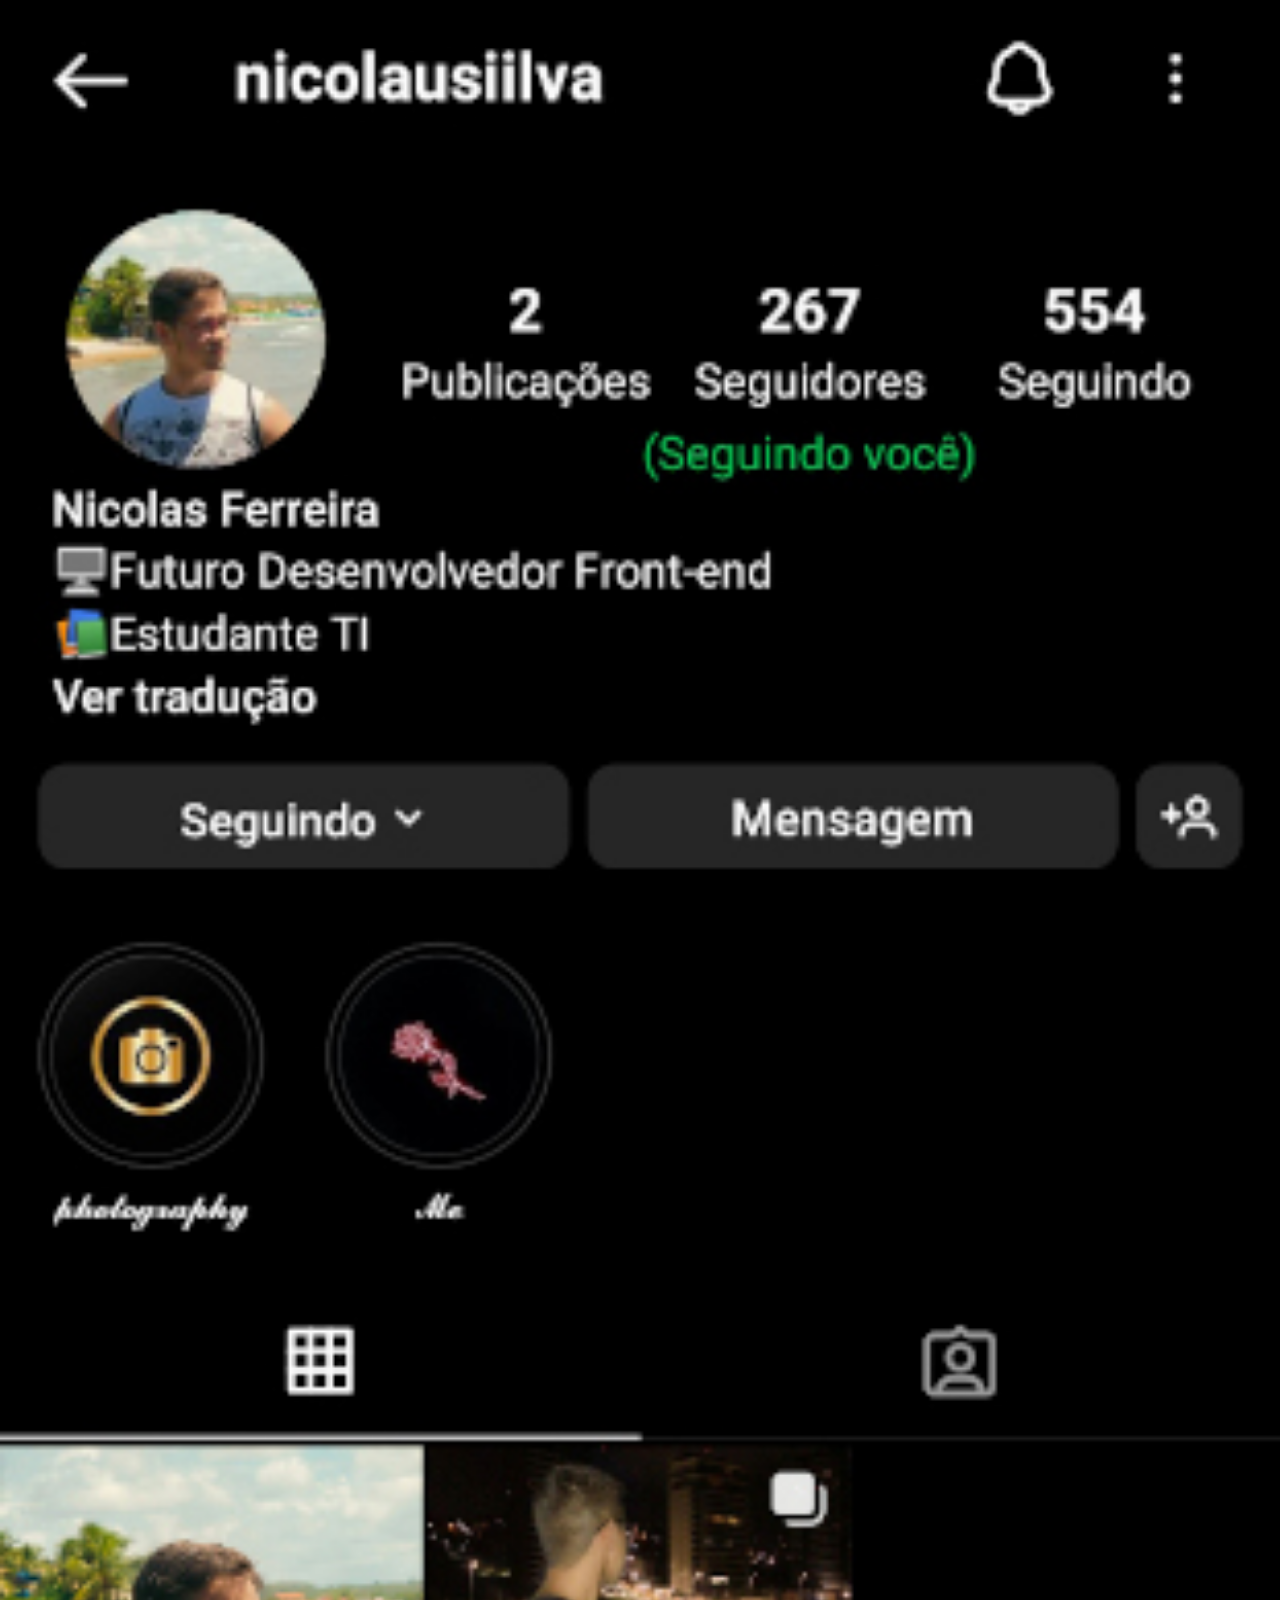
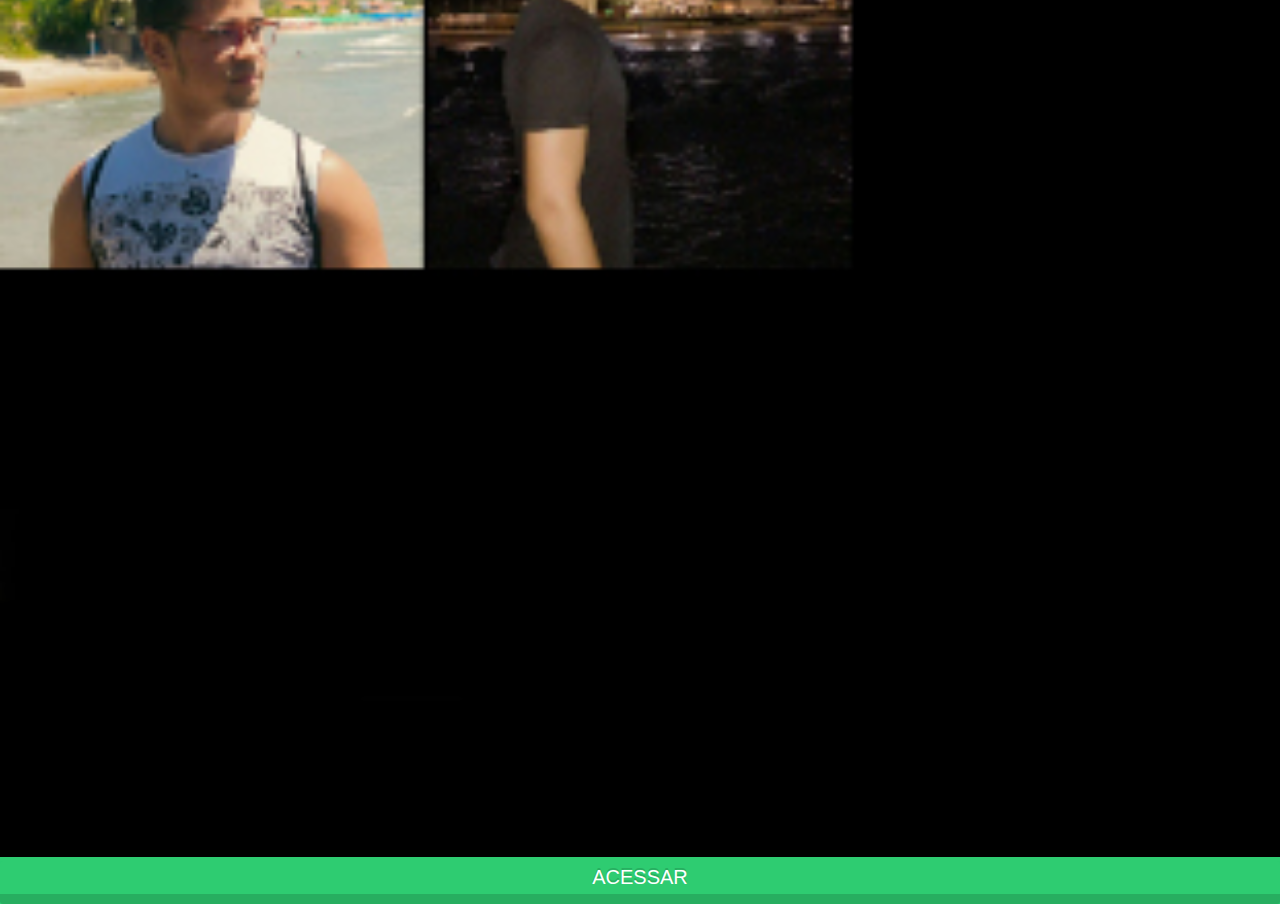
<file: instagram.html>
<!DOCTYPE html>
<html lang="pt-br">
<head>
    <meta charset="UTF-8">
    <meta http-equiv="X-UA-Compatible" content="IE=edge">
    <meta name="viewport" content="width=device-width, initial-scale=1.0">
    <link rel="stylesheet" href="estilos/sociais.css">
    <title>Instagram</title>
    
</head>
<body>
    <header class="header">
        
    </header>
    <img src="imagens/tela-instagram.jpg" alt="Instagram">
    <footer>
        <a class="btn" href="https://www.instagram.com/nicolausiilva/" target="_blank" rel="external">ACESSAR</a>
    </footer>
</body>
</html>
</file>
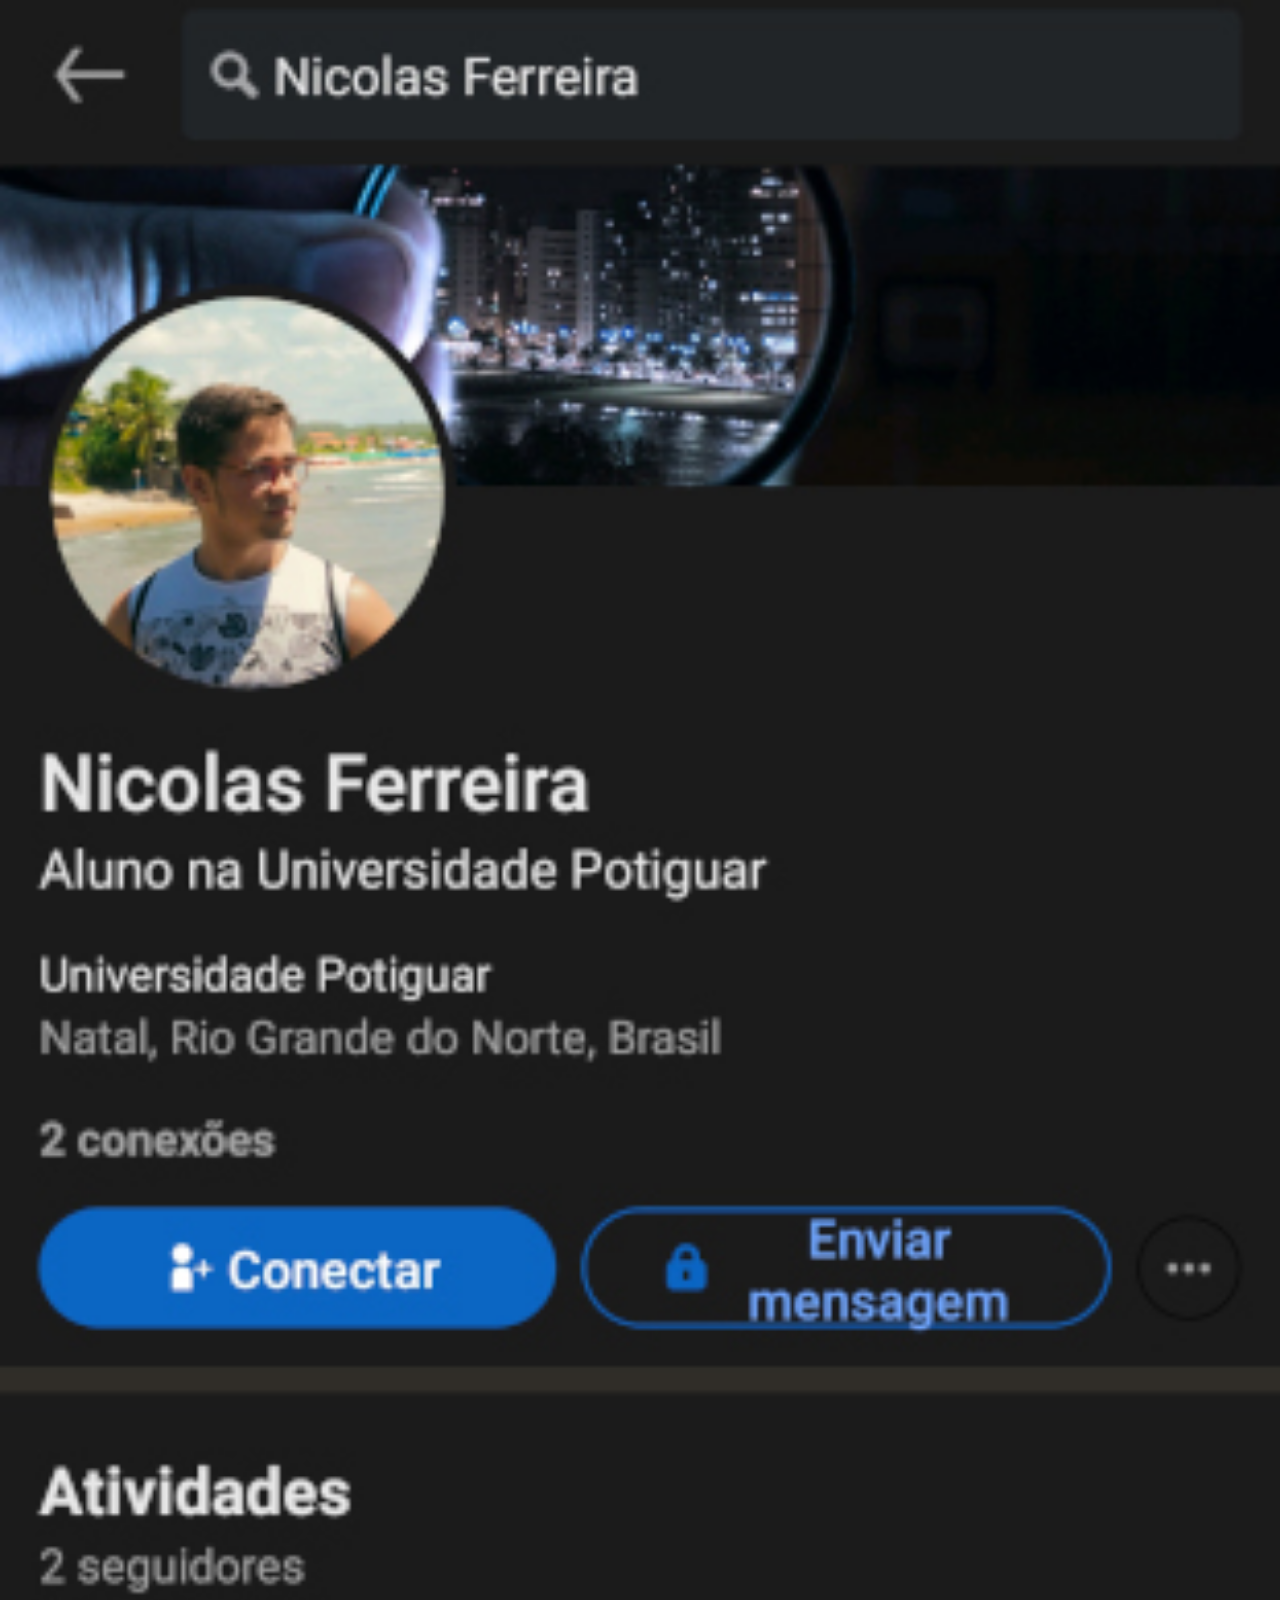
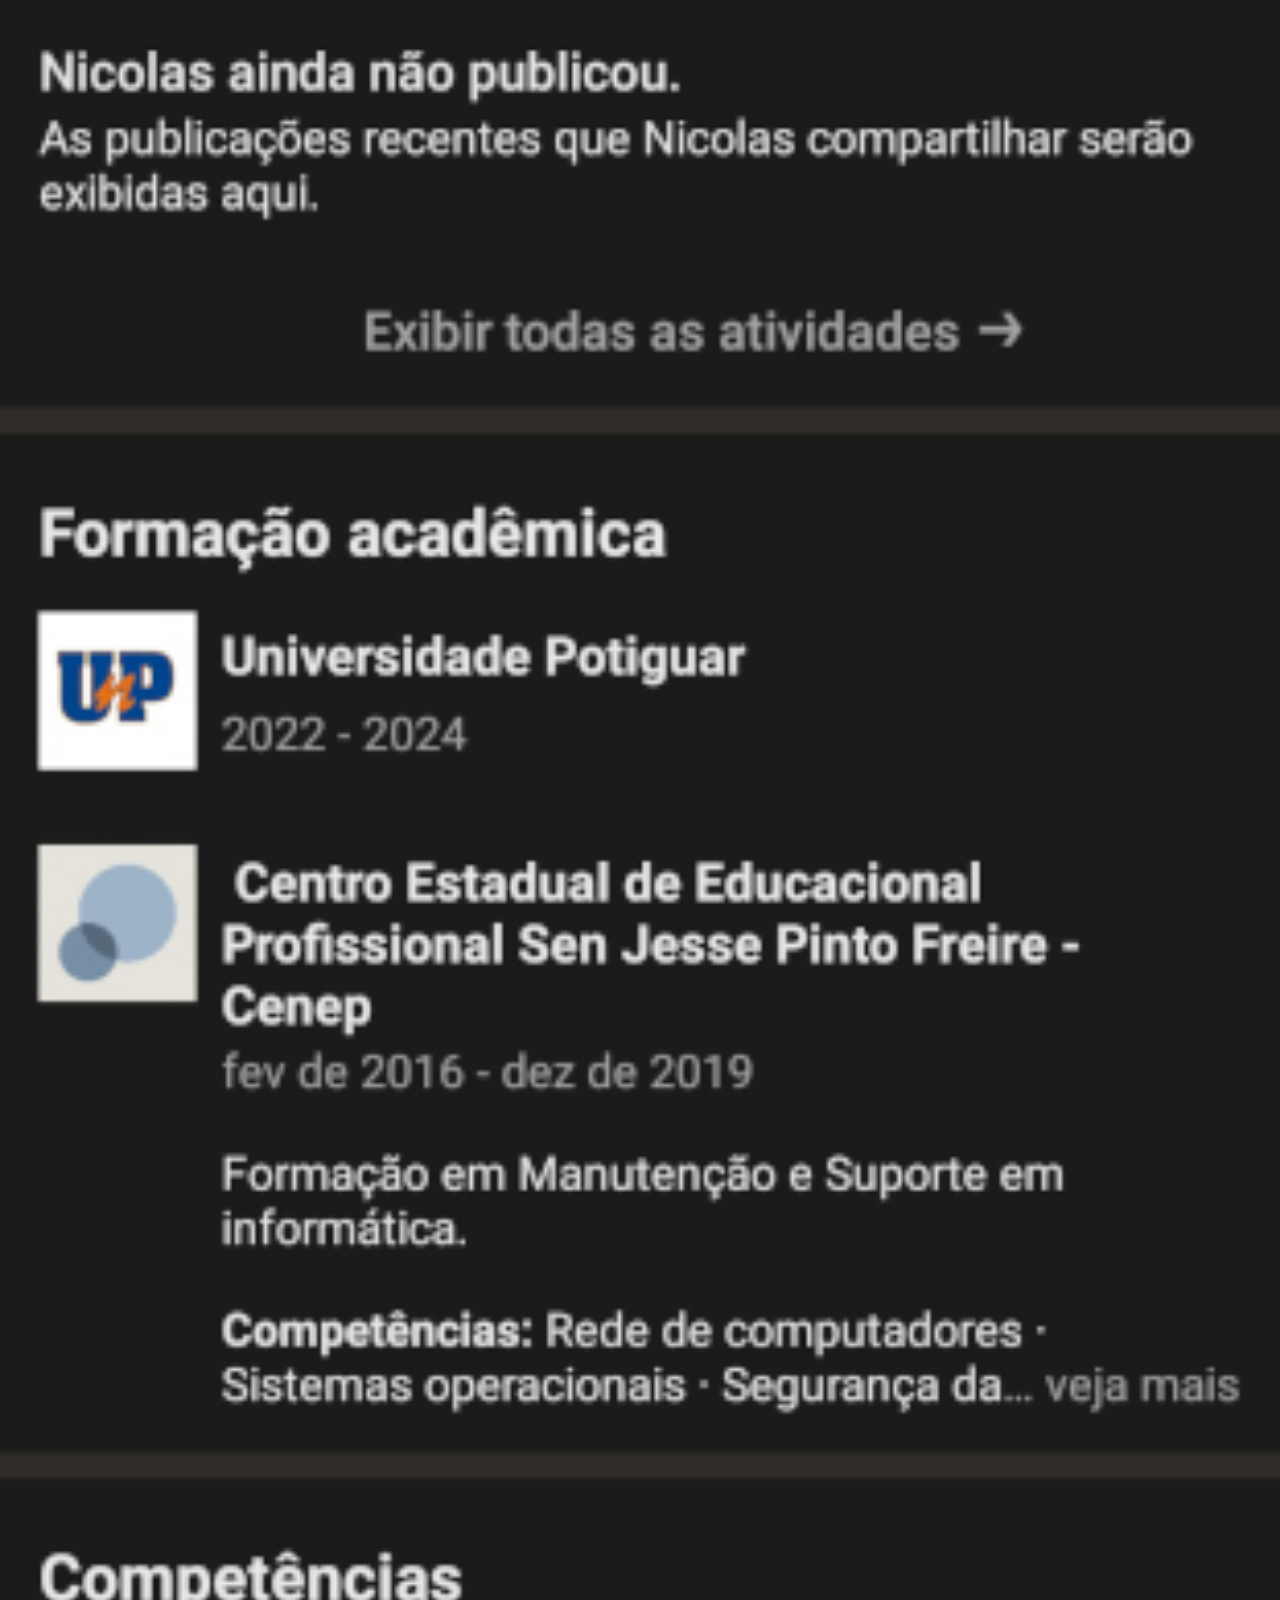
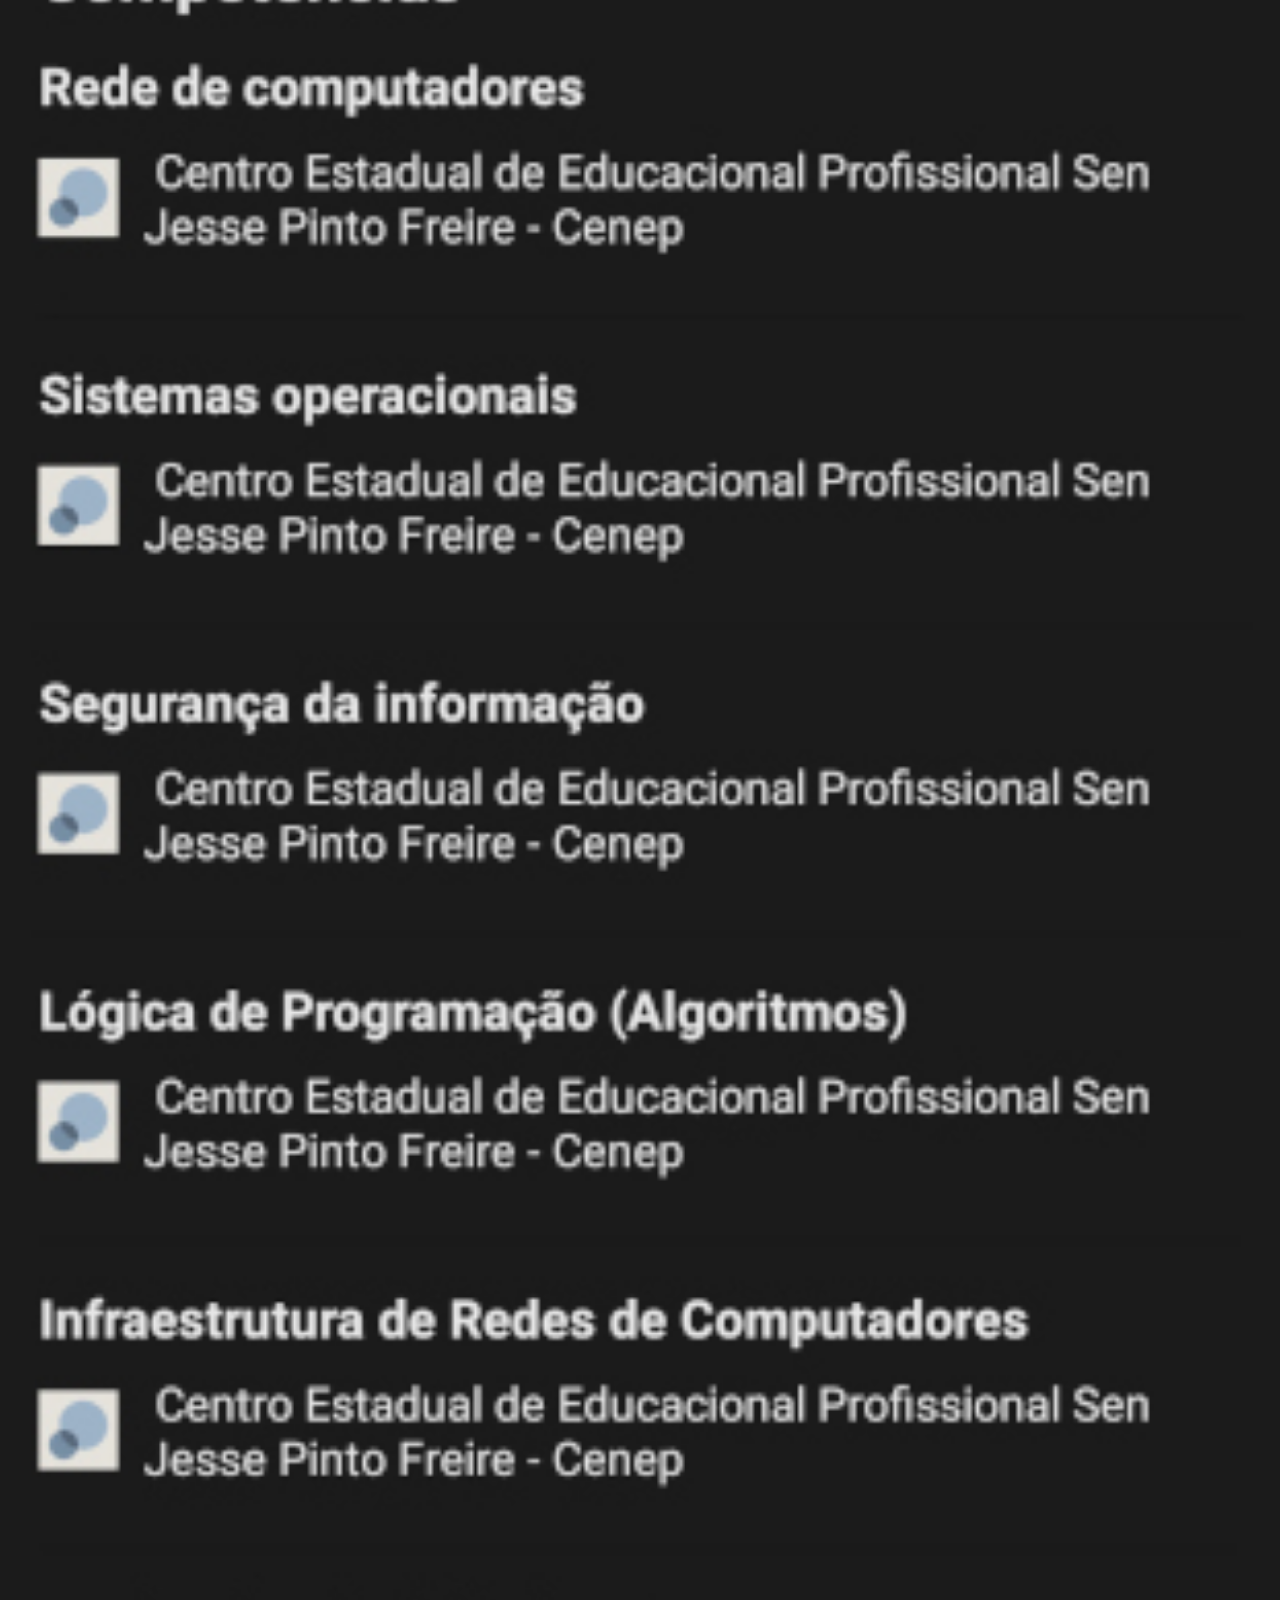
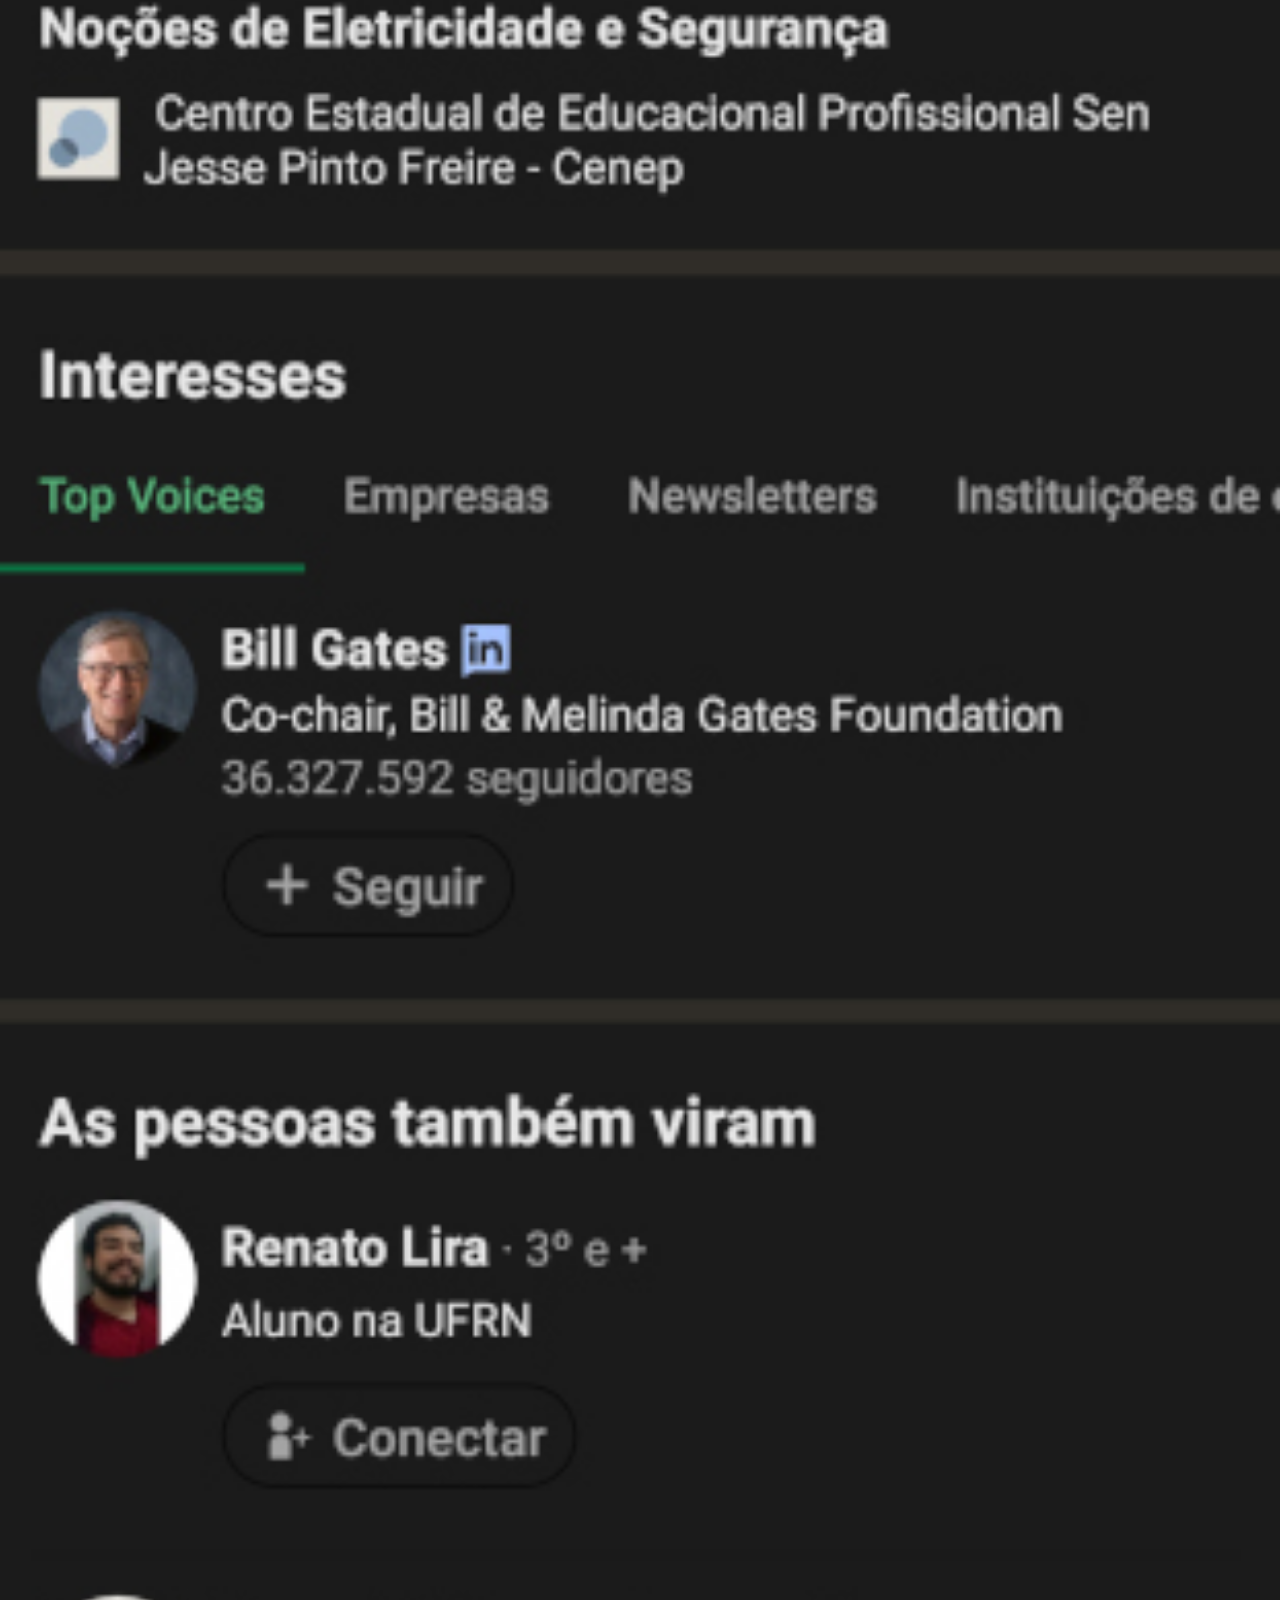
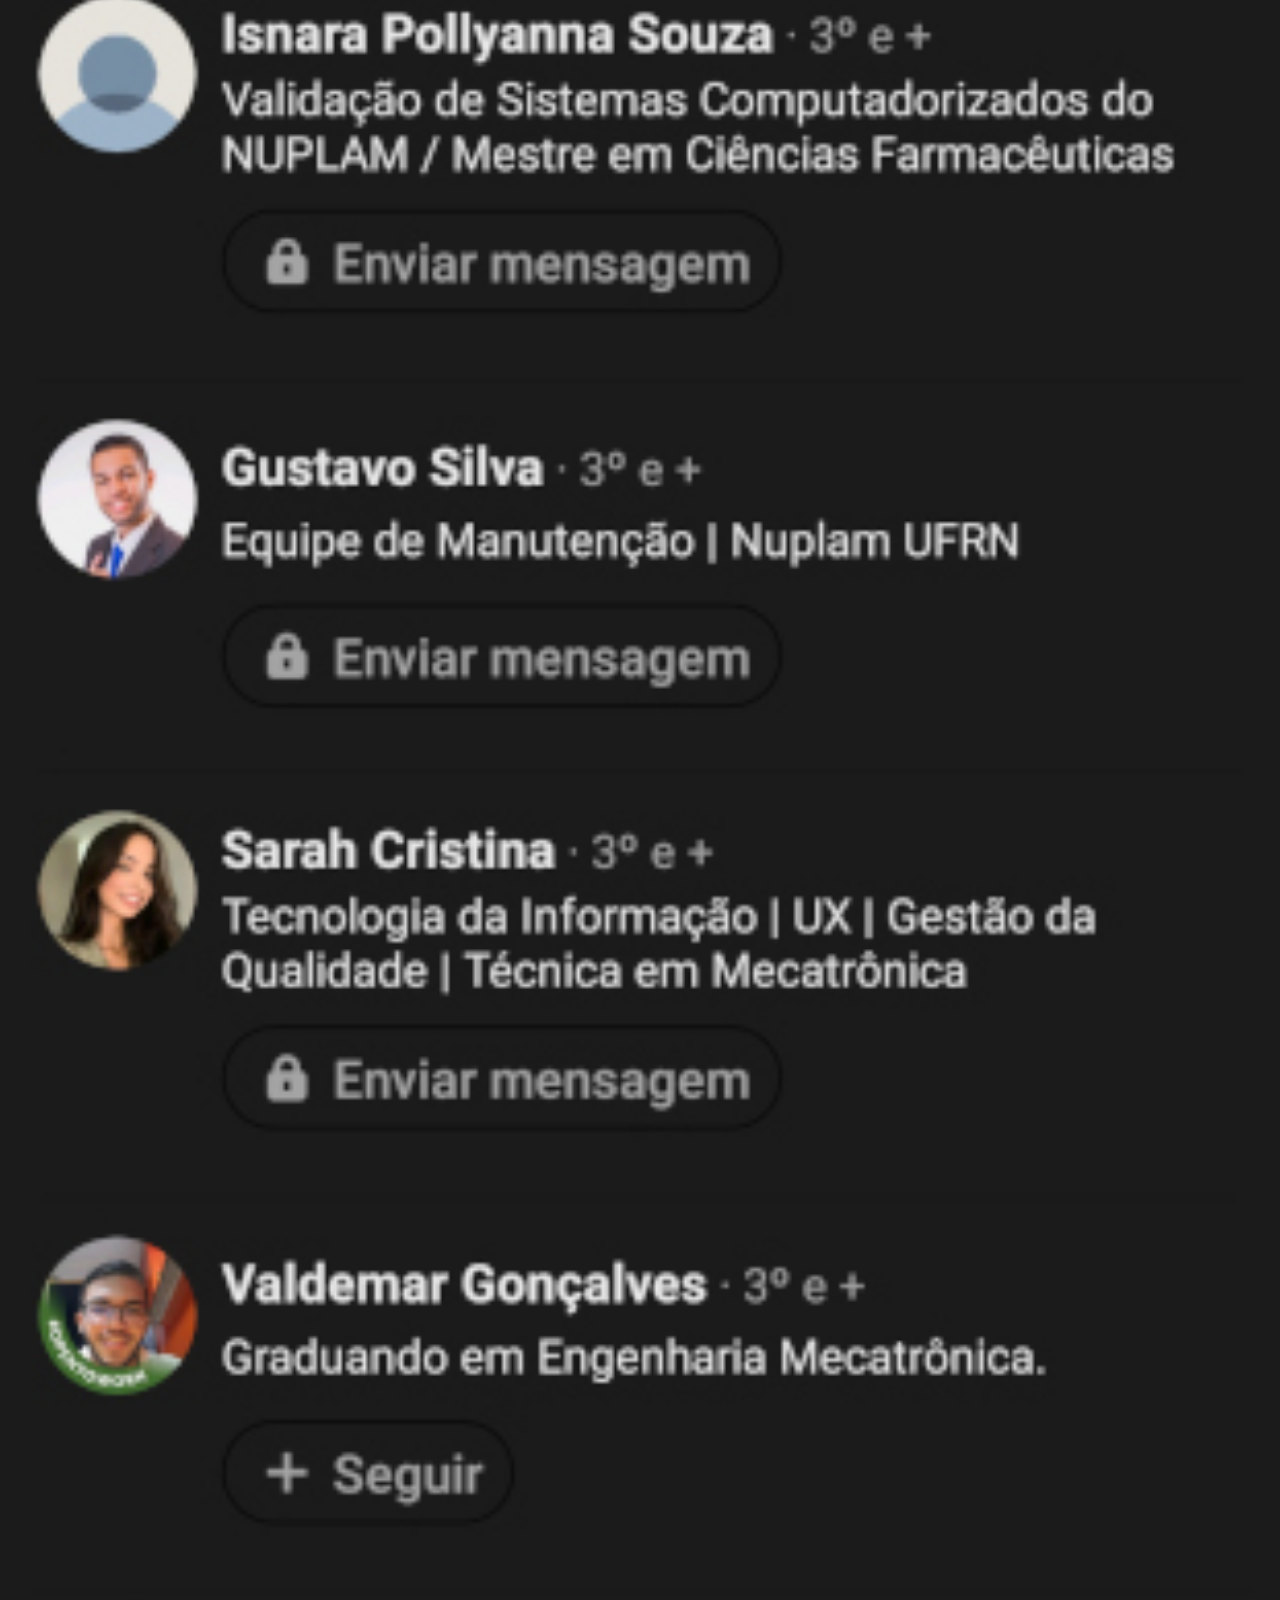
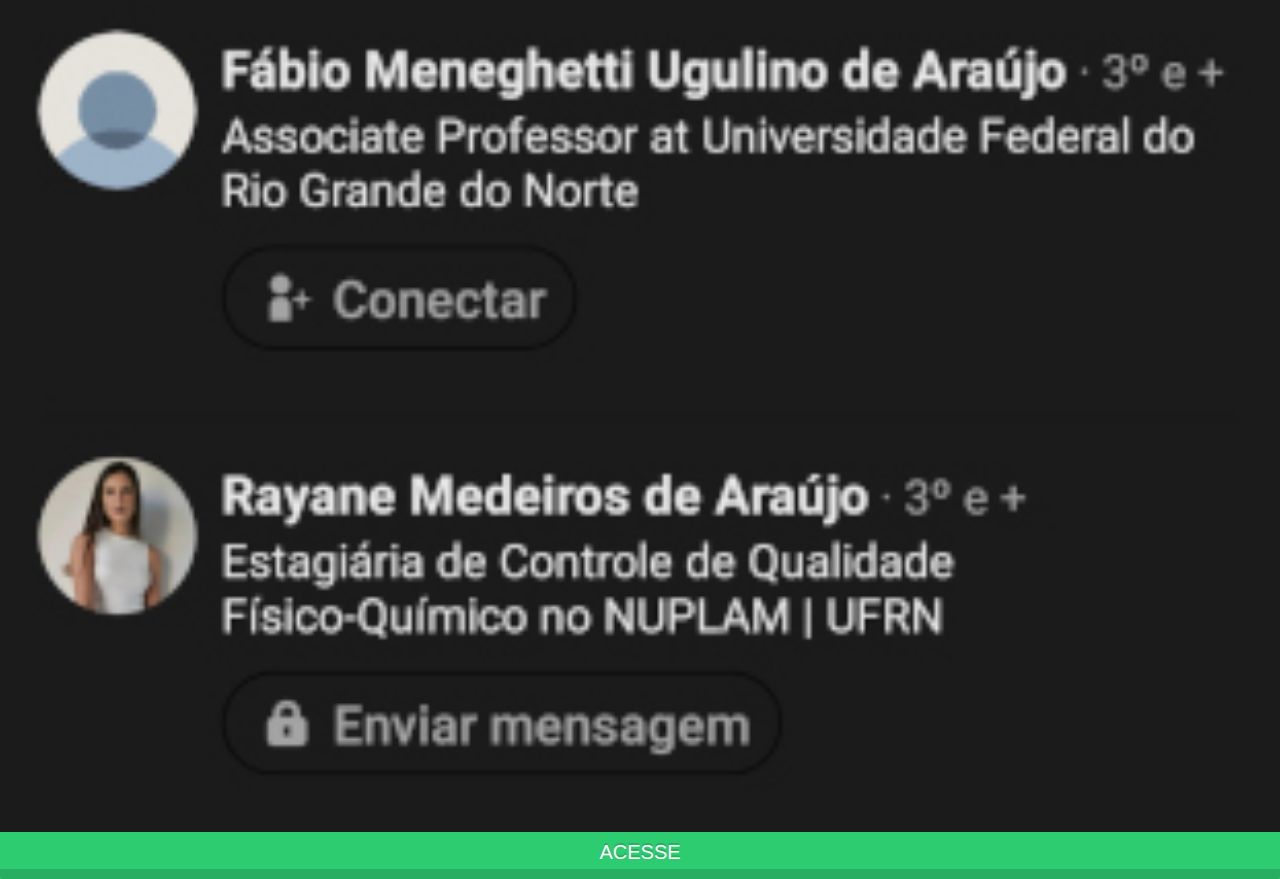
<file: linkedln.html>
<!DOCTYPE html>
<html lang="pt-br">
<head>
    <meta charset="UTF-8">
    <meta http-equiv="X-UA-Compatible" content="IE=edge">
    <meta name="viewport" content="width=device-width, initial-scale=1.0">
    <link rel="stylesheet" href="estilos/sociais.css">
    <title>Linkedln</title>
</head>
<body>
    <img src="imagens/tela-linkedln.jpg" alt="Linkedln">
    <footer>
        <a class="btn" href="https://www.linkedin.com/in/nicolas-ferreira-ba58b7268/" target="_blank">ACESSE</a>
    </footer>
</body>
</html>
</file>
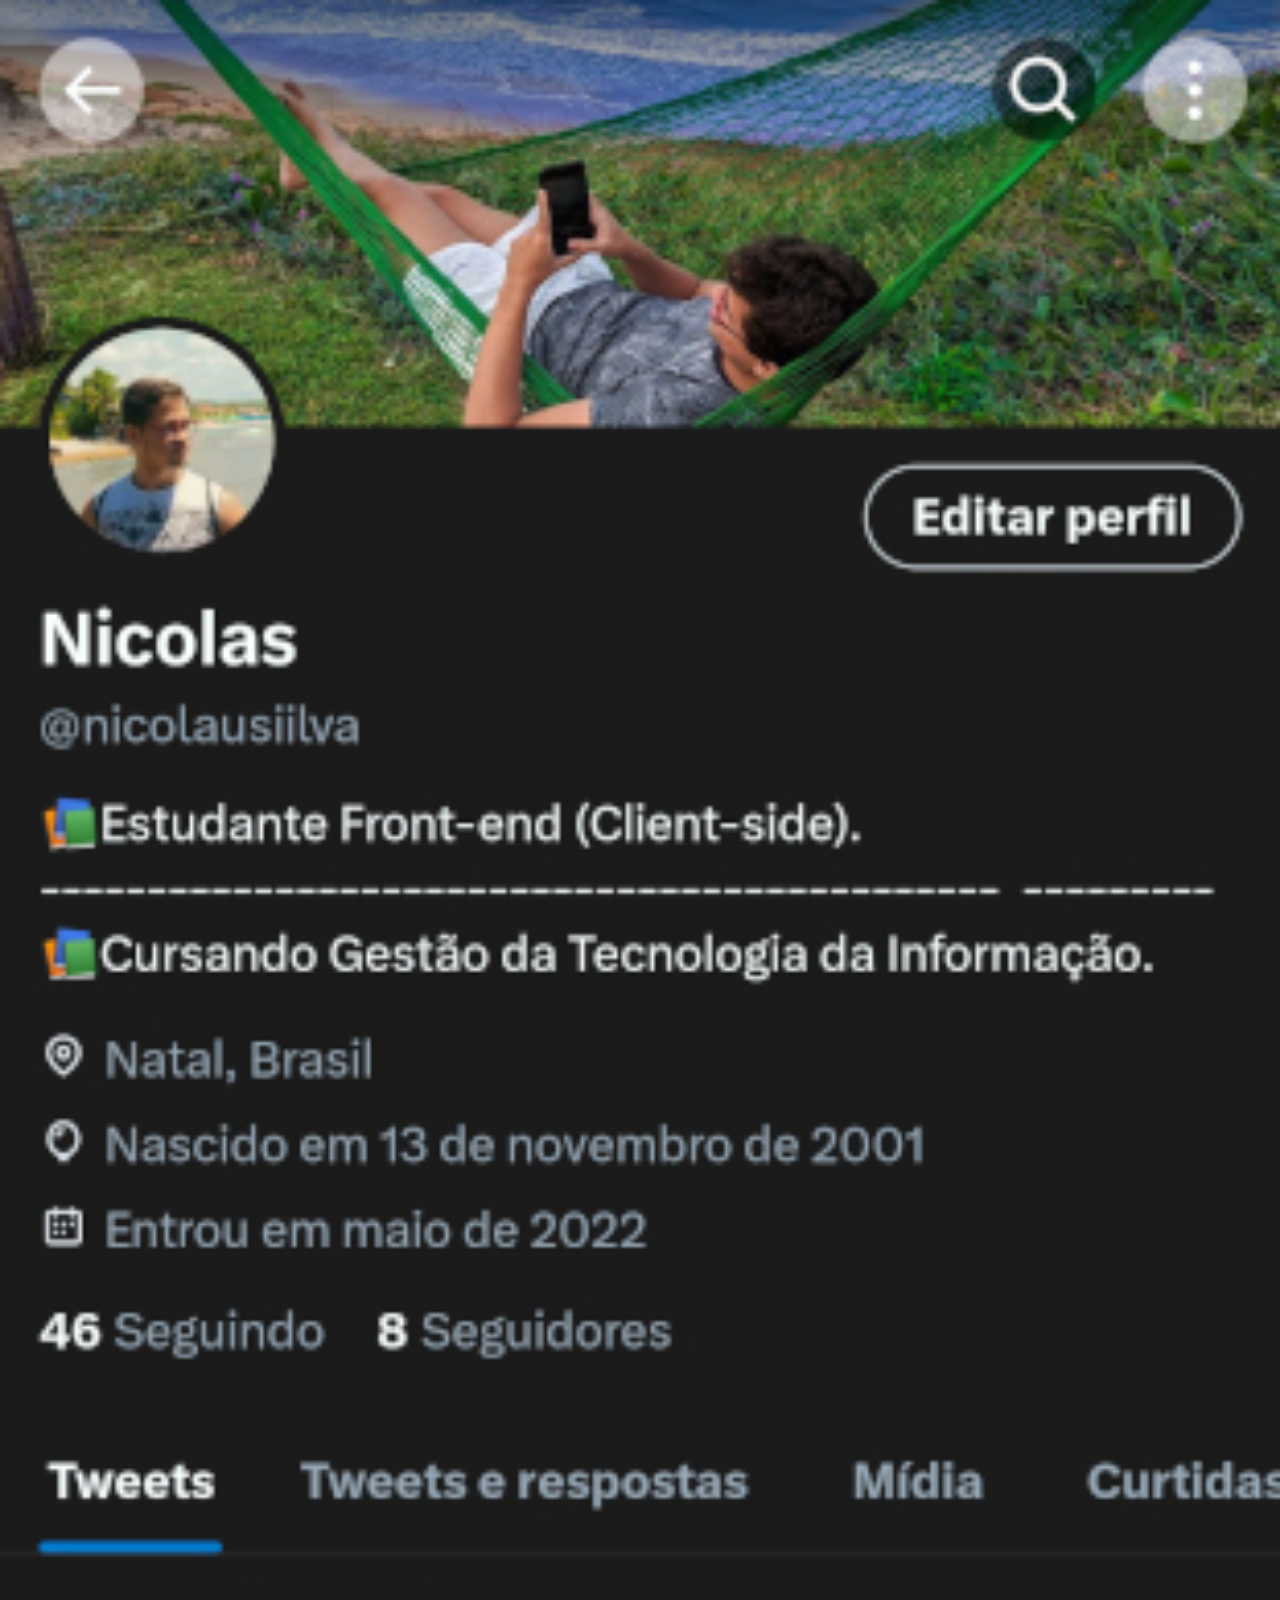
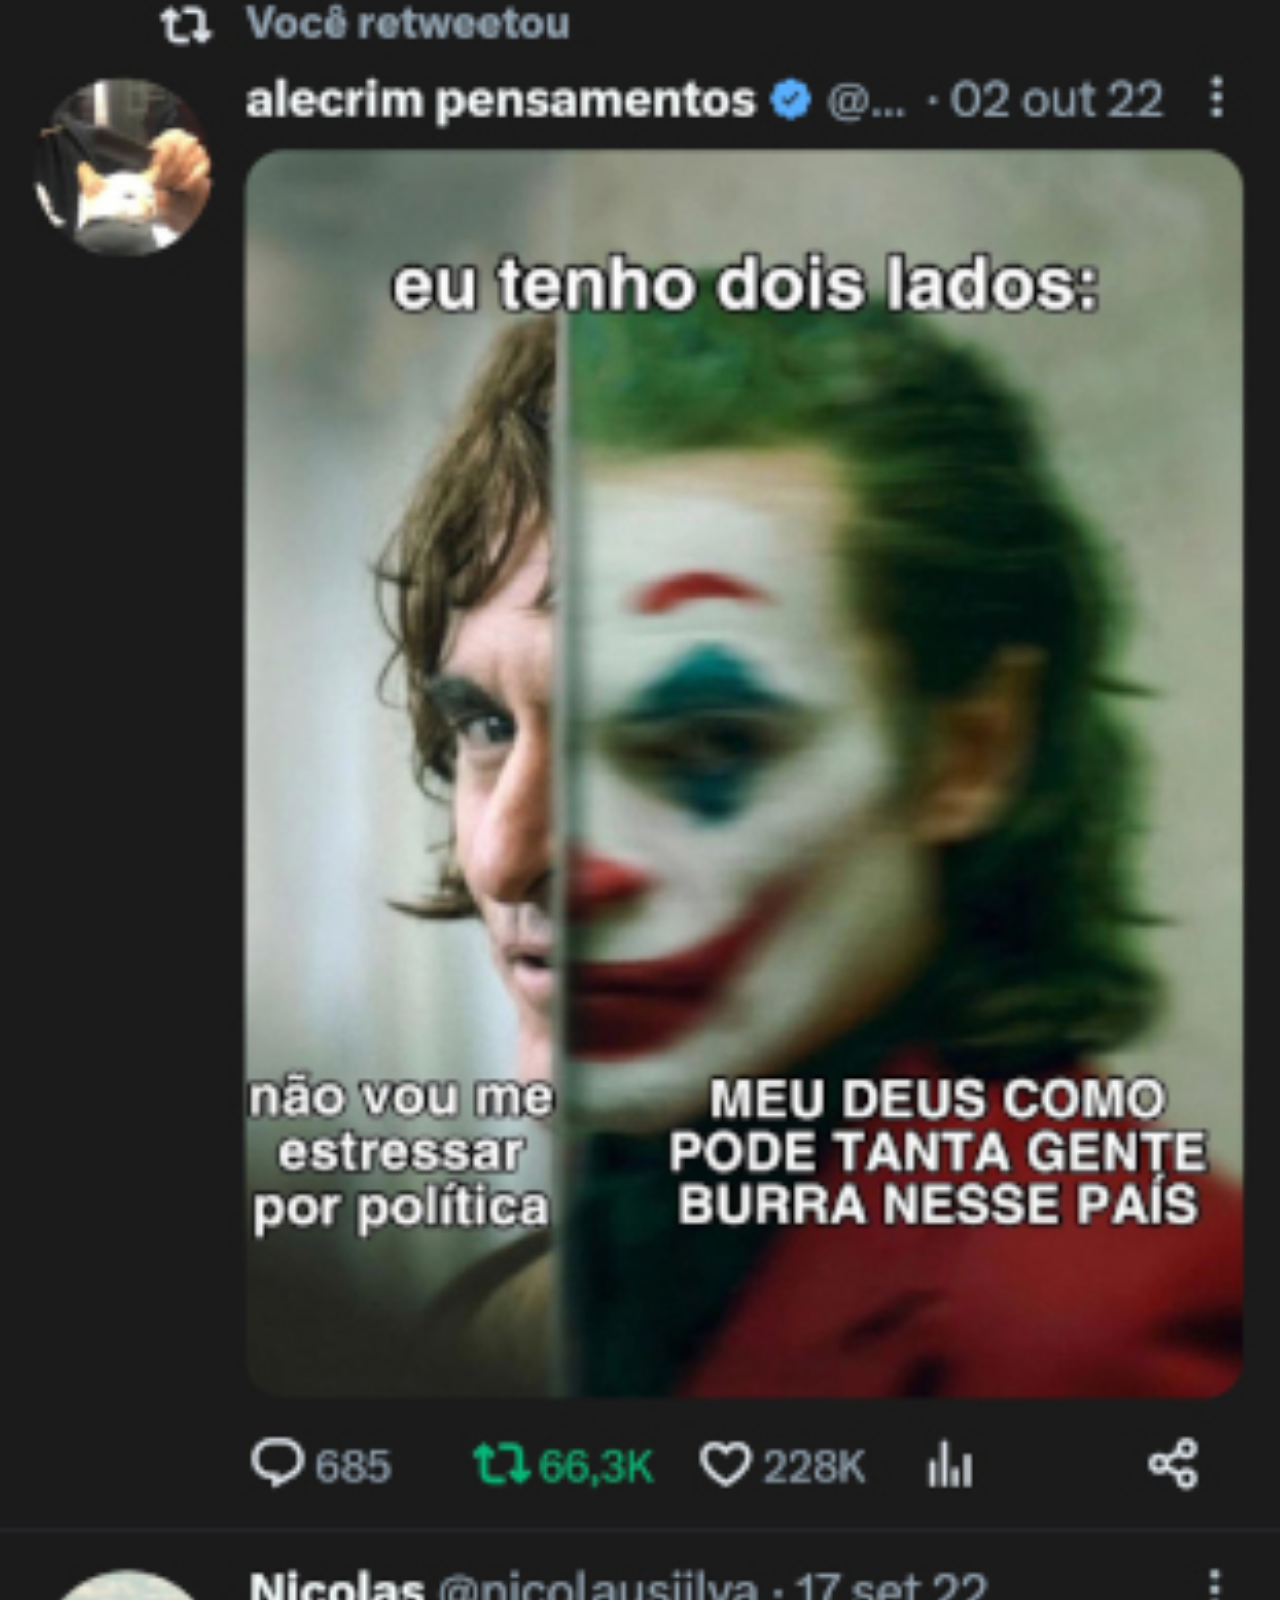
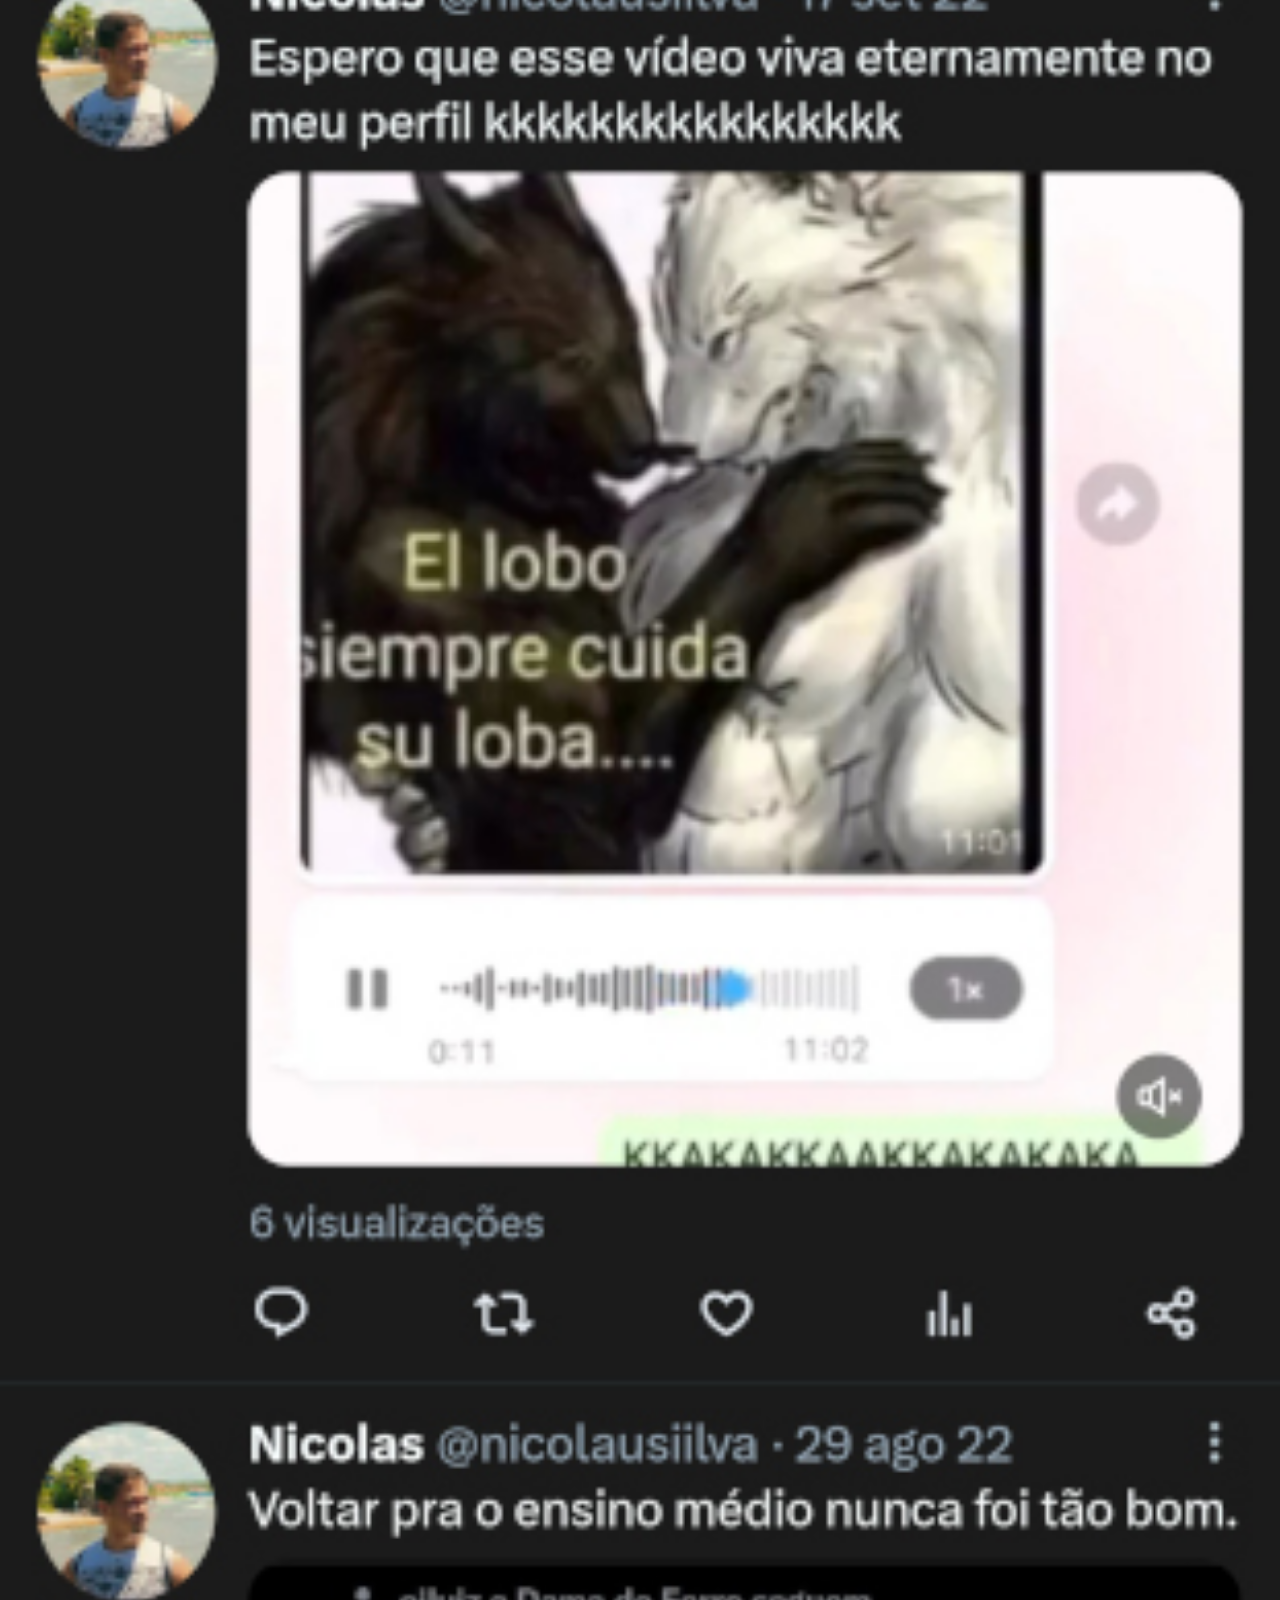
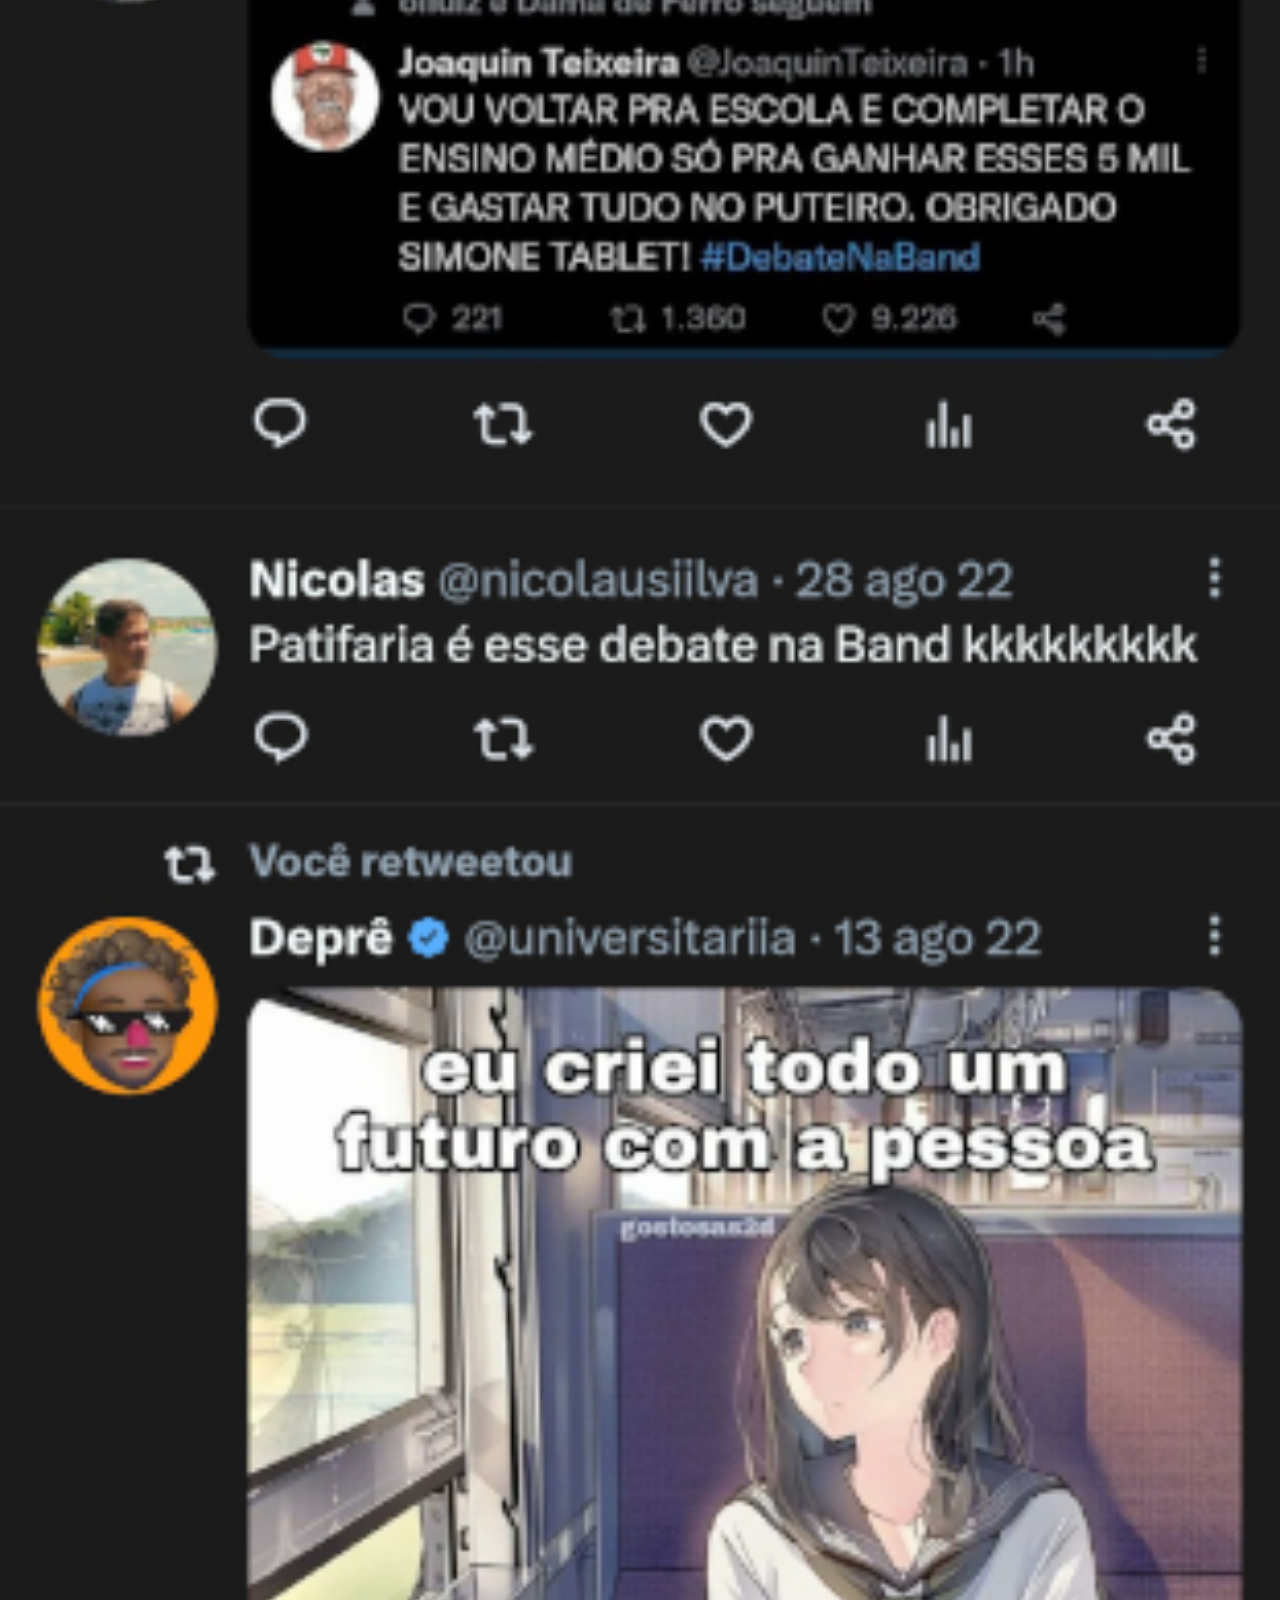
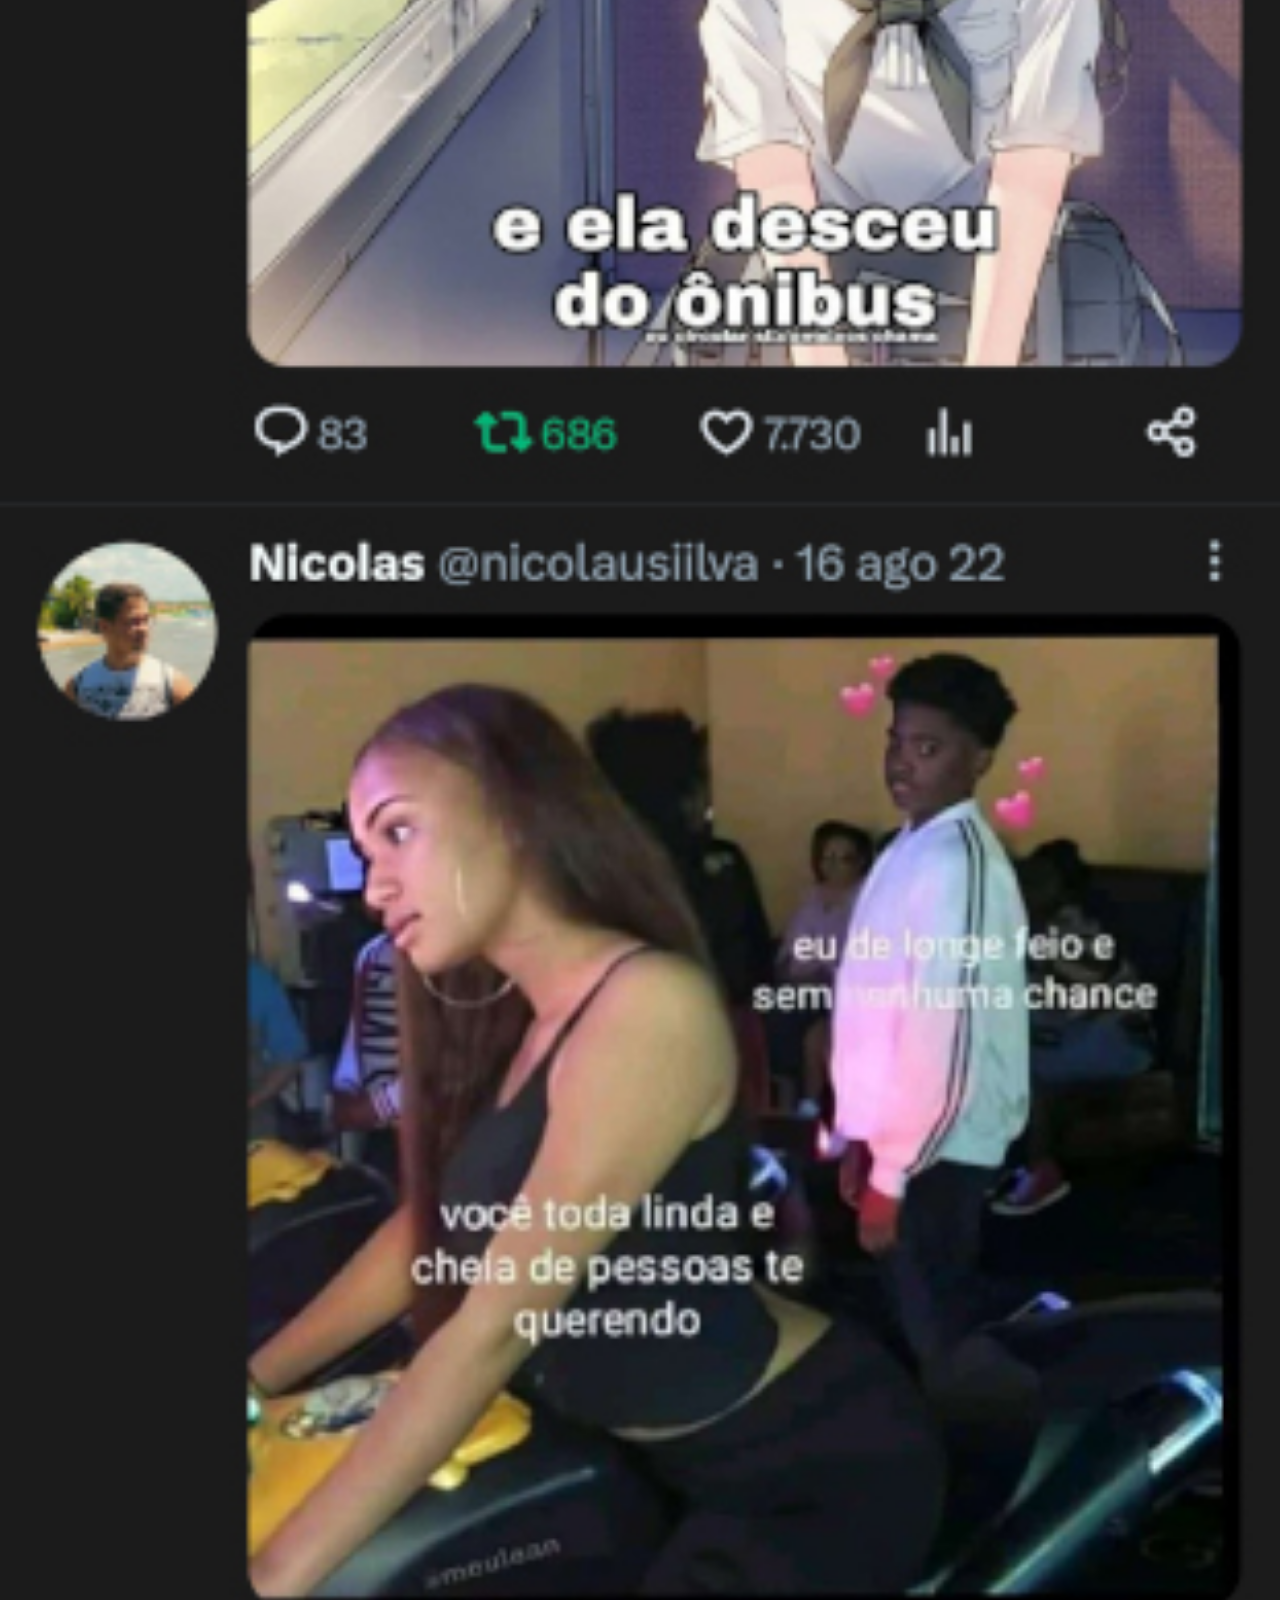
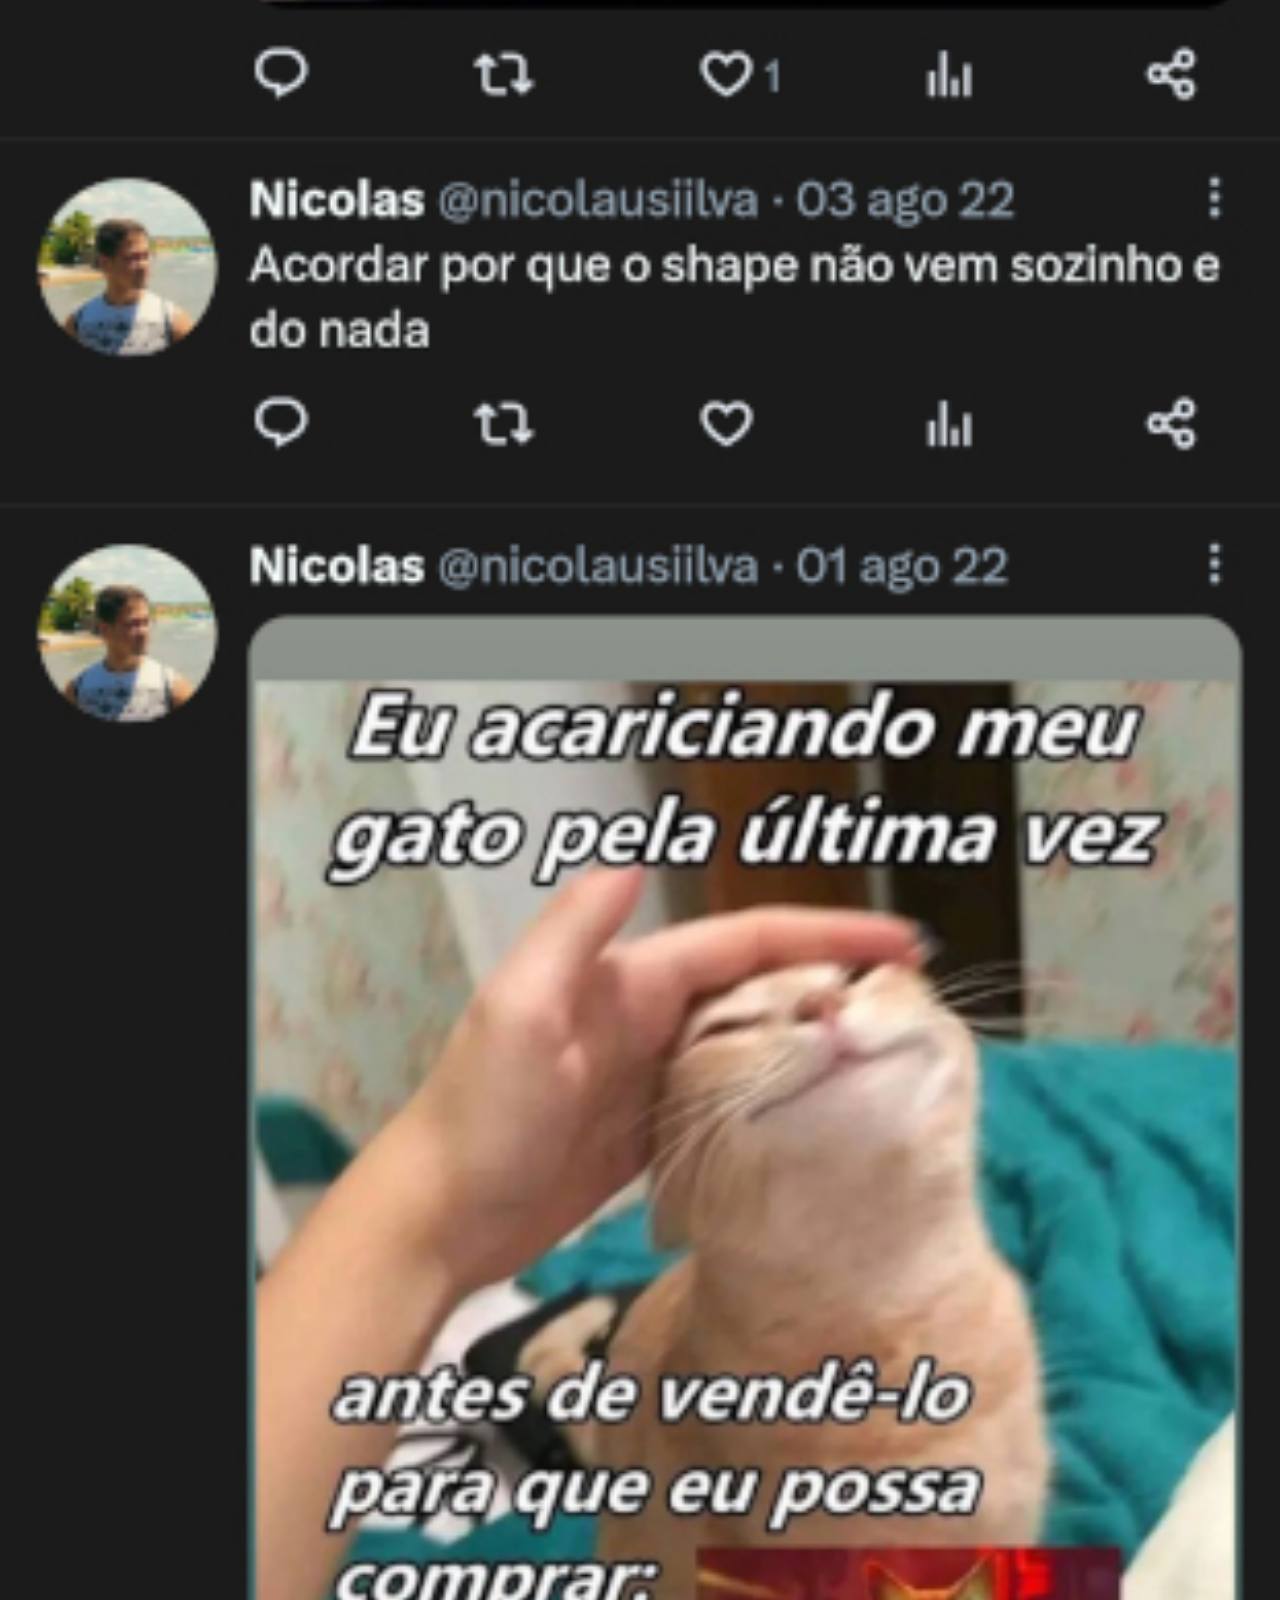
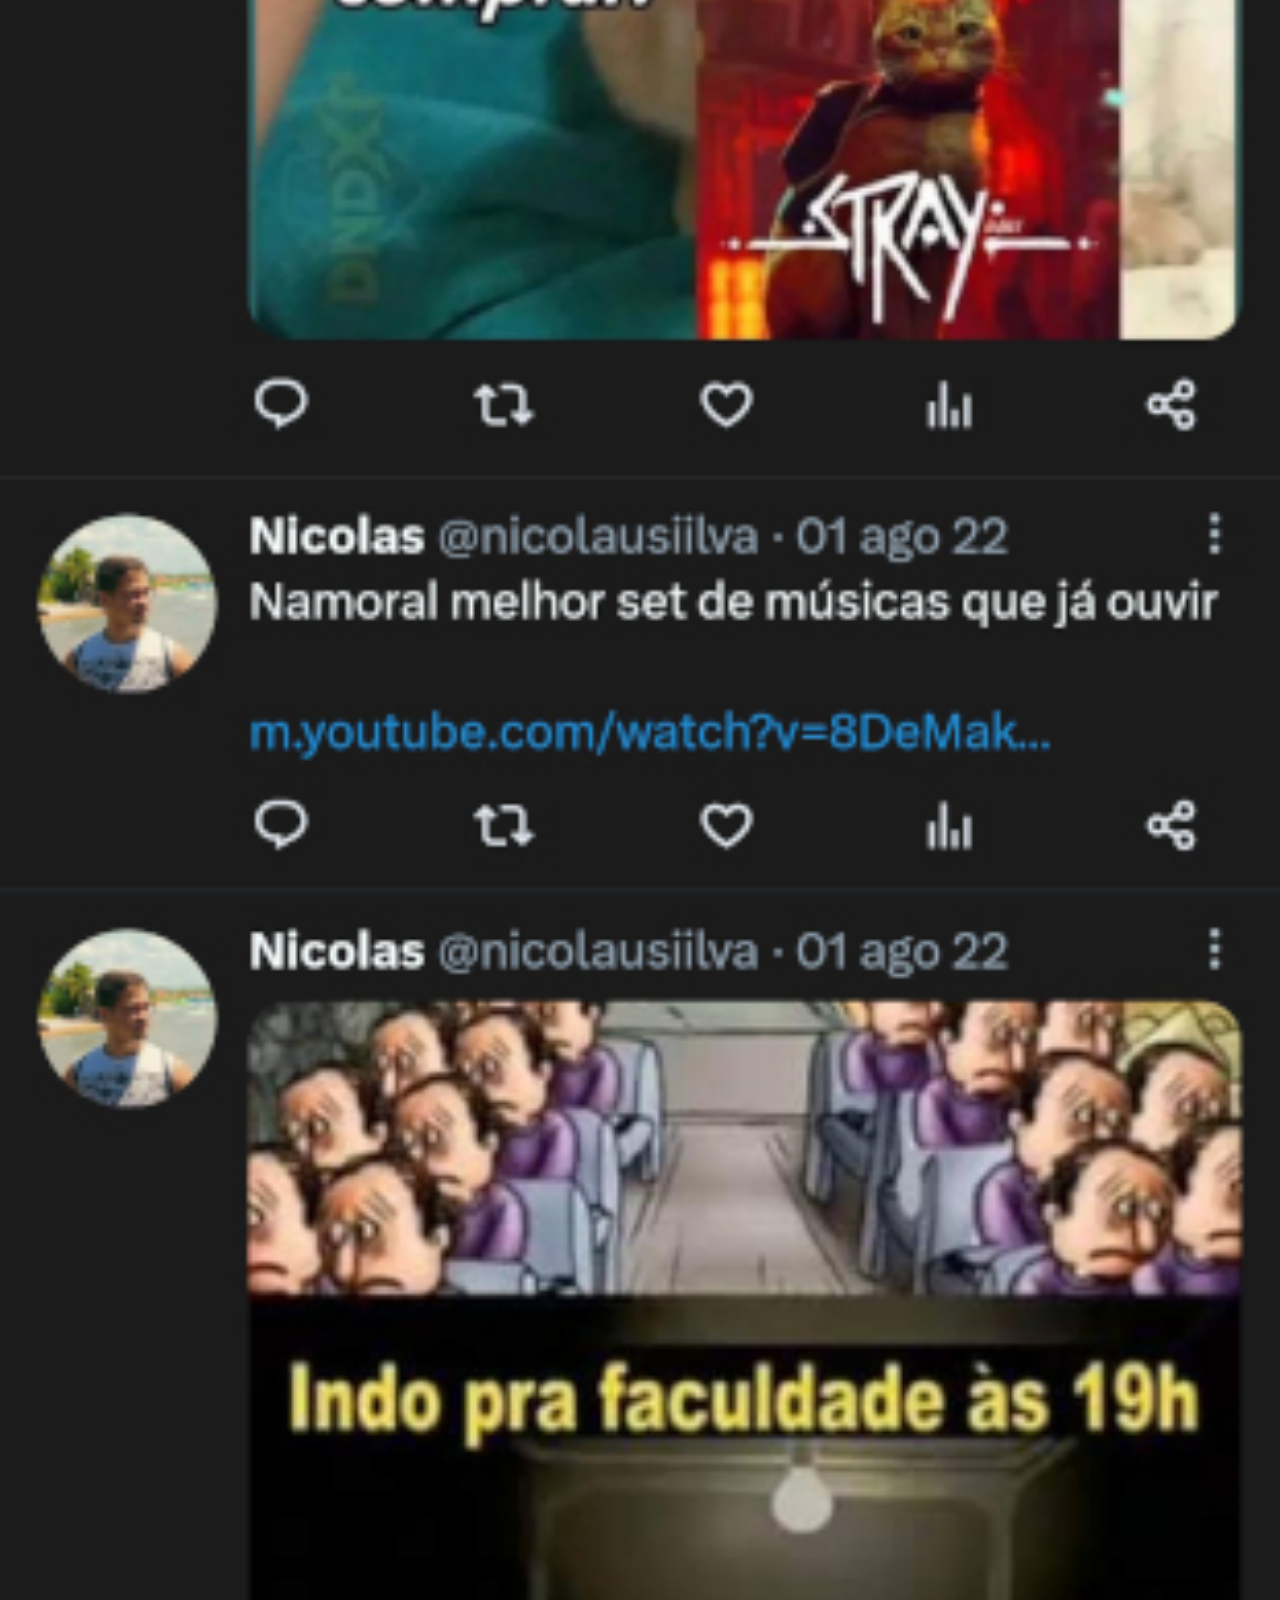
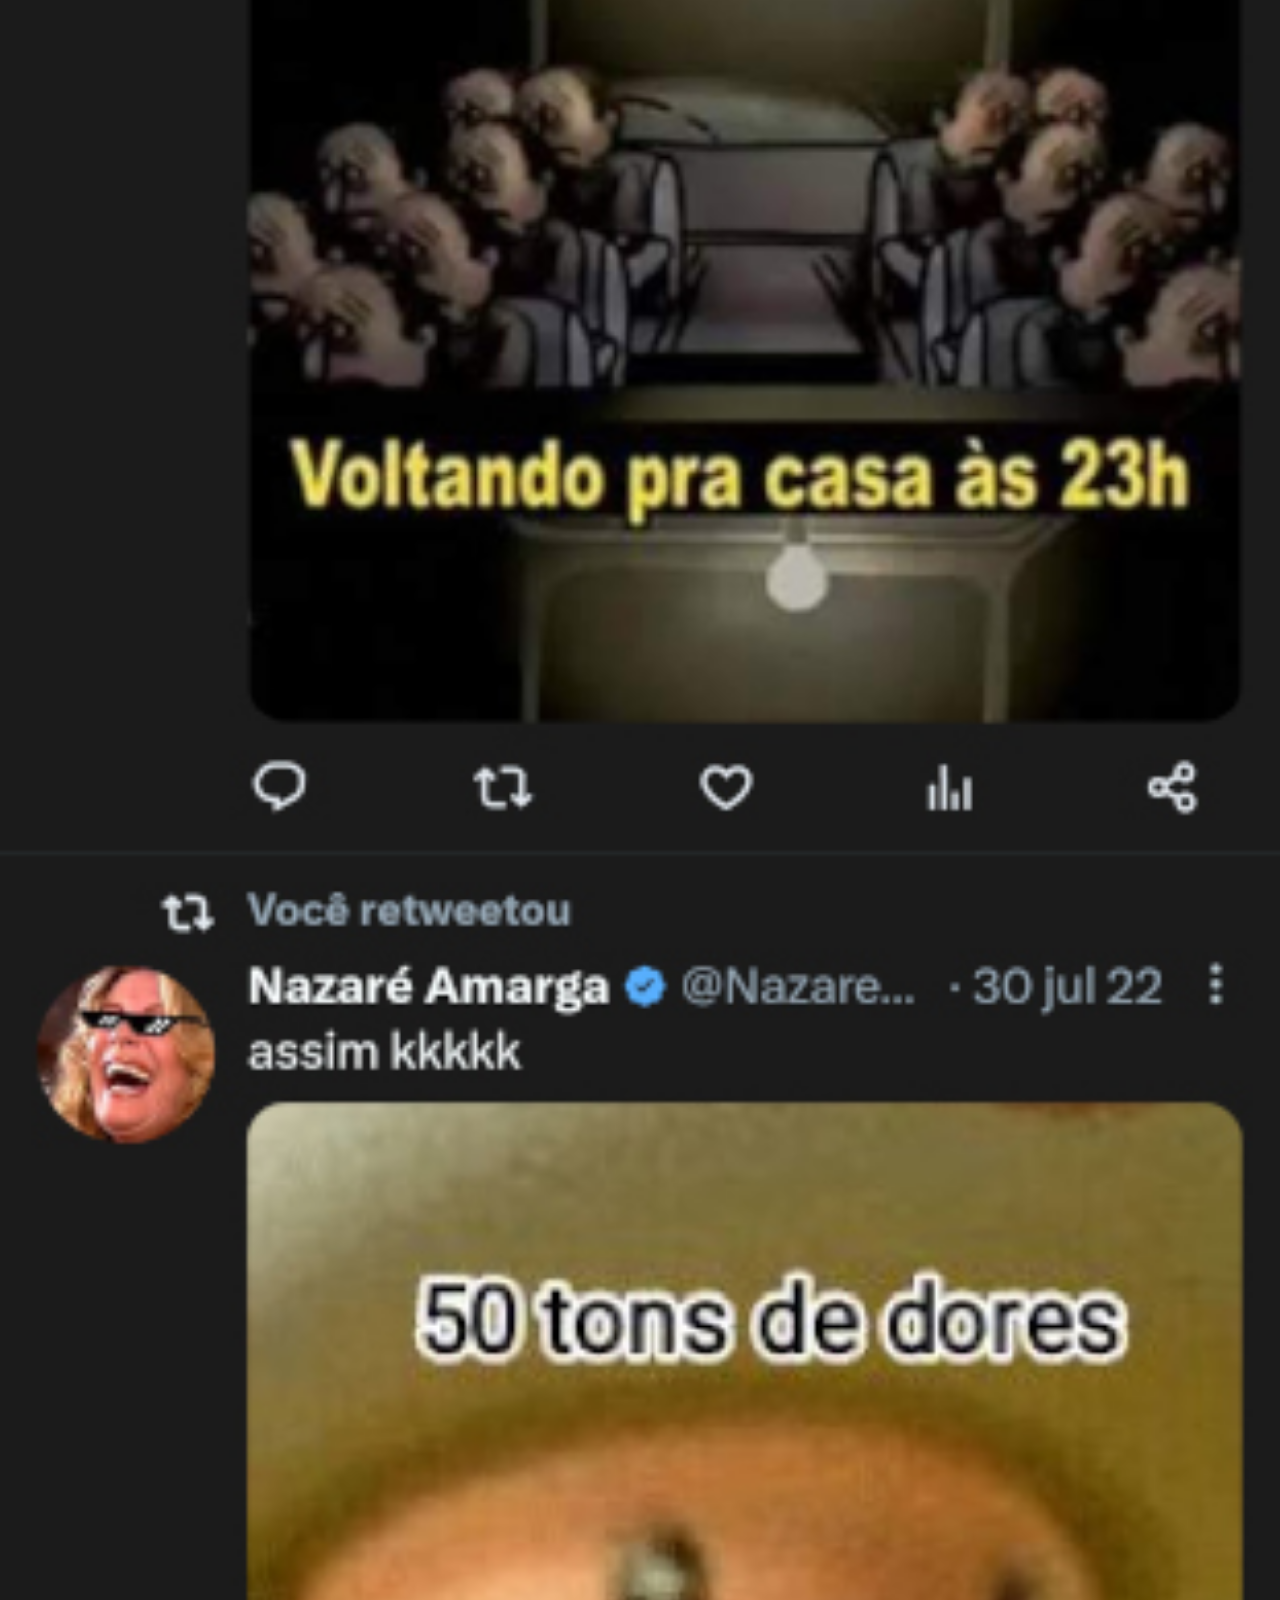
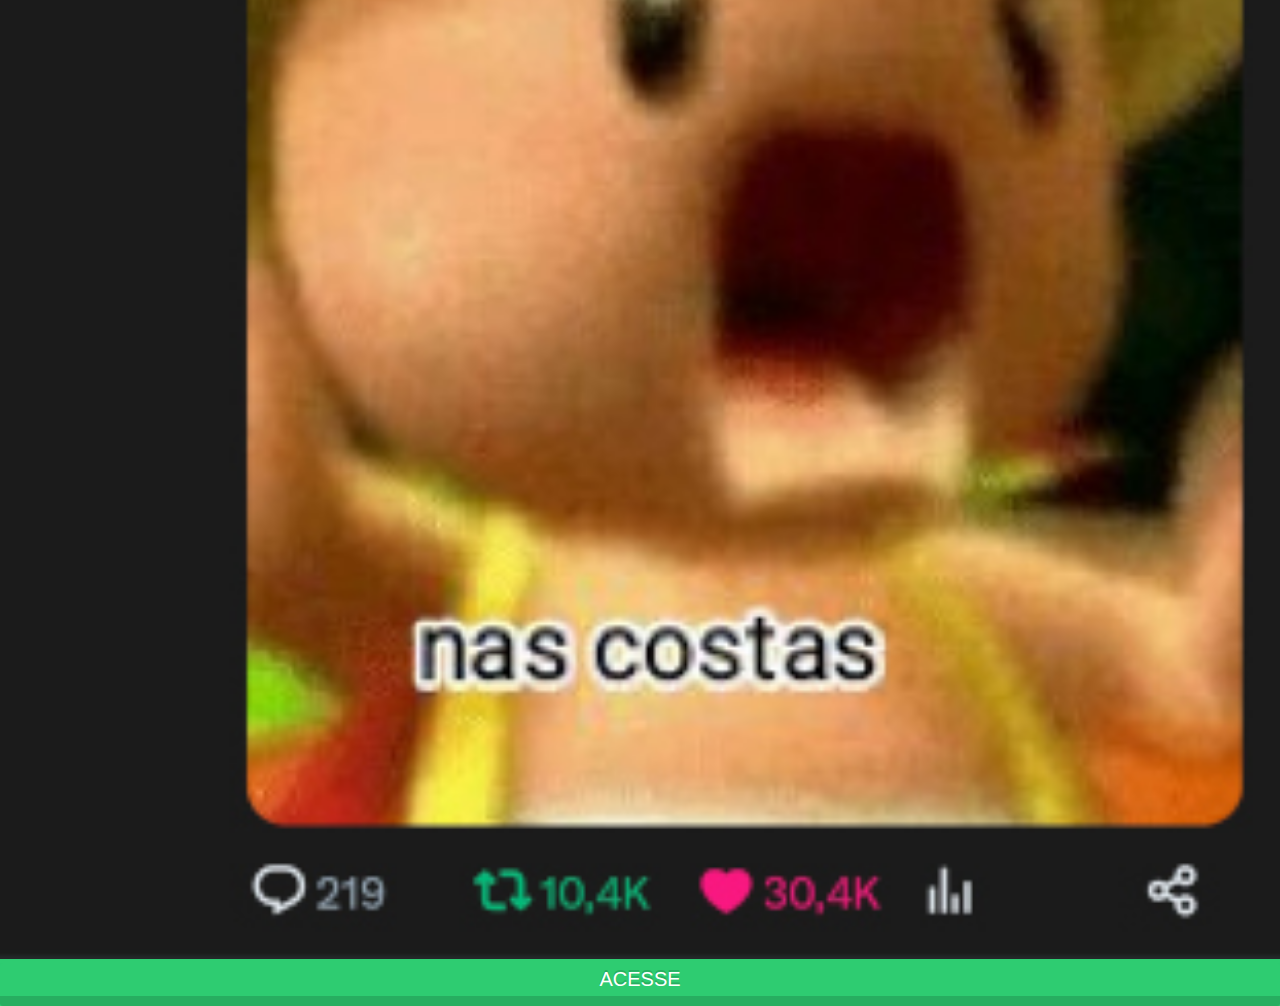
<file: twitter.html>
<!DOCTYPE html>
<html lang="pt-br">
<head>
    <meta charset="UTF-8">
    <meta http-equiv="X-UA-Compatible" content="IE=edge">
    <meta name="viewport" content="width=device-width, initial-scale=1.0">
    <link rel="stylesheet" href="estilos/sociais.css">
    <title>Twitter</title>
</head>
<body>
    <img src="imagens/tela-twitter.jpg" alt="Twitter">
    <footer>
        <a class="btn" href="https://twitter.com/nicolausiilva" target="_blank" rel="external">ACESSE</a>
    </footer>
</body>
</html>
</file>
<file: estilos/style.css>
@charset "UTF-8";

*{
    margin: 0px;
    padding: 0px;
    font-family: Arial, Helvetica, sans-serif;

}

html, body{
    height: 100vh;
    width: 100vw;
    background-color: black;
}

body{
    background: url('../imagens/raio.jpg') no-repeat top center;
    background-size: cover;
    background-attachment: fixed;
}

main{
    position: relative;
    height: 100vh;
}

section#telefone img{
    position: absolute;
    top: 50%;
    left: 50%;
    transform: translate(-50%, -50%);


    height: 627px;
    width: 311px;
    background-size: cover;
    
}

iframe#tela{
    border-radius: 34px;
    position: absolute;
    top: 50%;
    left: 50%;
    transform: translate(-50%, -50%);


    height: 598px;
    width: 284px;
    background-size: cover;
    
    
    
}

section#redes-sociais{
    text-align: right;
    
}

section#redes-sociais img{
    width: 50px;
    margin: 10px;
    border-radius: 50%;
    box-shadow: 2px 2px 5px rgba(0, 0, 0, 0.400);
    box-sizing: border-box;
    transition: 0.5s;

}

section#redes-sociais img:hover{
    border: 2px solid rgba(255, 255, 255, 0.616);
    box-shadow: 5px 5px 3px rgba(0, 0, 0, 0.582);
    transform: translate(-3px, -3px);
    transition: transform 0.3s, border 0.5s;
}
</file>
<file: estilos/sociais.css>
*{
    margin: 0px;
    padding: 0px;
    font-family: Arial, Helvetica, sans-serif;

}

body{
    background-color: #2ecc71;
}

img{
    width: 100vw;
    
}  

::-webkit-scrollbar{
    width: 0;
    height: 0;
}
   
.btn {
    width: 100vw;
    position: relative;
    top: 0;
    padding: 5px;
    float: left;
    border-radius: 3px;
    font-size: 20px;
    text-align: center;
    color: #FFF;
    text-decoration: none;
    background-color: #2ecc71;
    border: none;
    border-bottom: 10px solid #27ae60;
    box-sizing: border-box;
    text-shadow: 0px -2px #27ae60;
    transition: all 0.1s;

   }
   
   .btn:hover, button:active {
    -webkit-transform: translate(0px,5px);
    -ms-transform: translate(0px,5px);
    transform: translate(0px,5px);
    border-bottom: 100px solid #2ecc71;
   }
</file>
